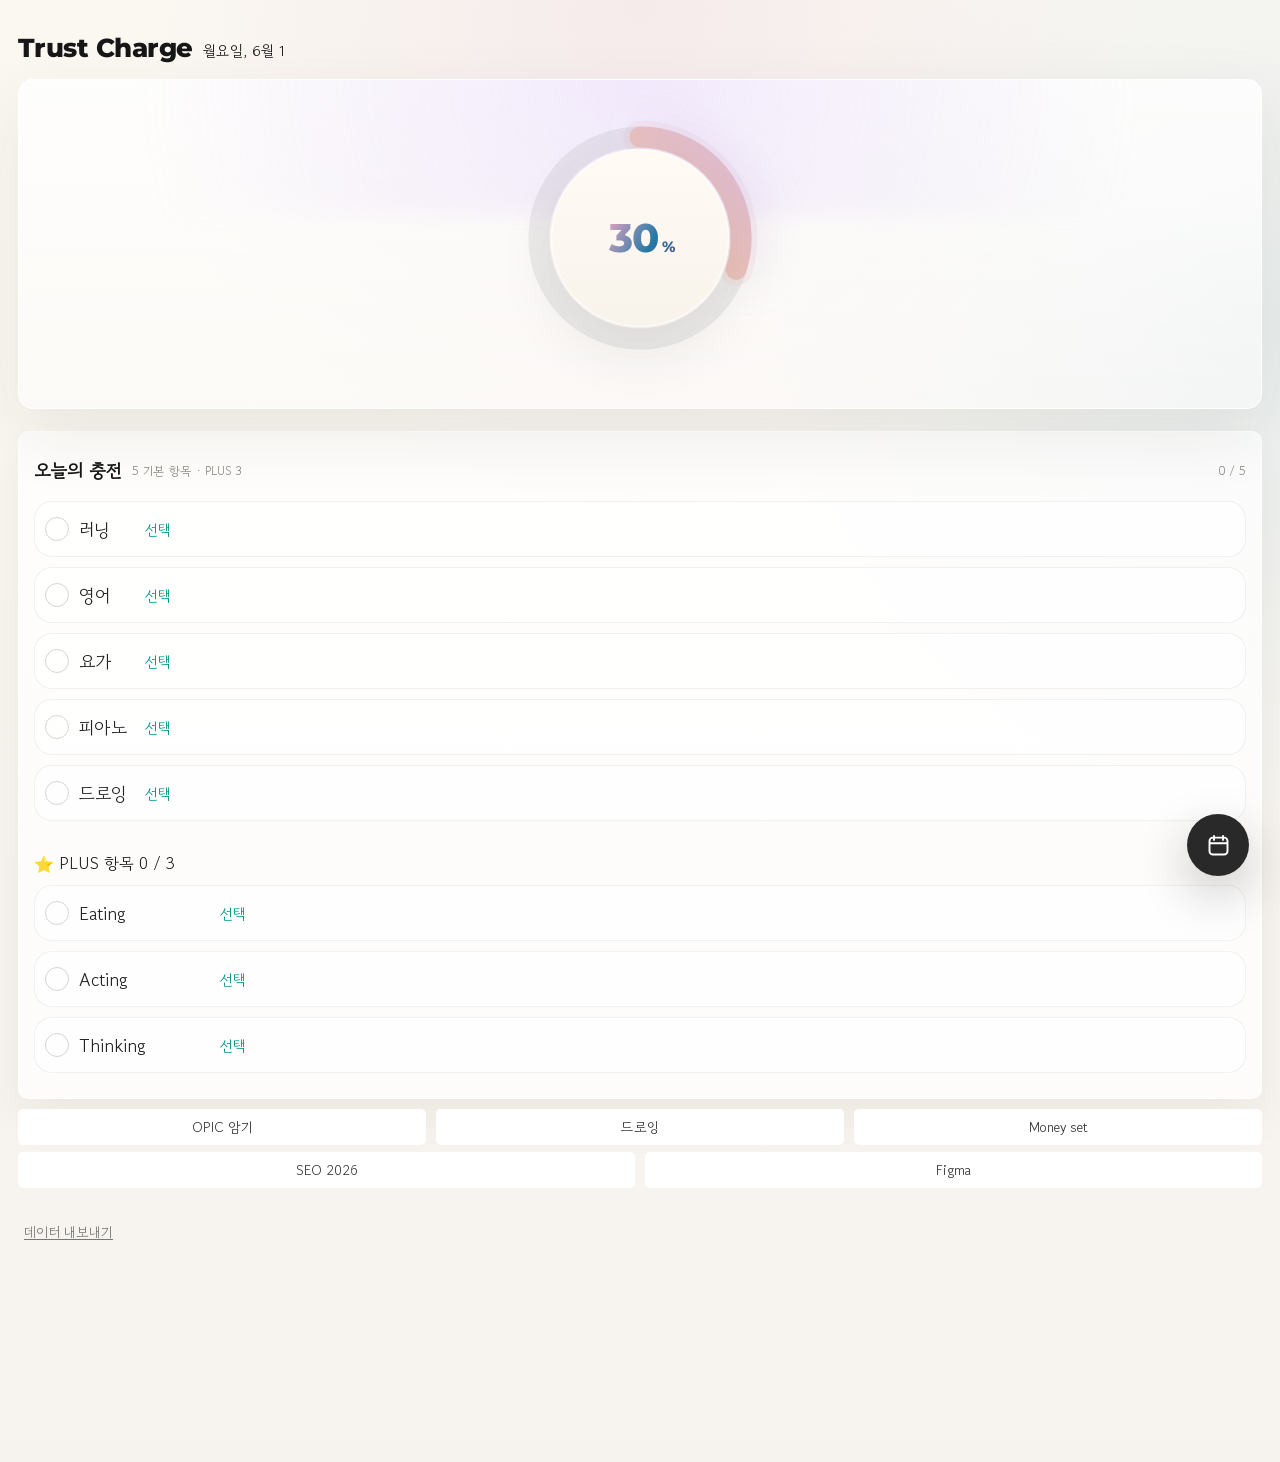
<file: index.html>
<!DOCTYPE html>
<html lang="kr">

<head>
  <meta charset="UTF-8" />
  <meta name="viewport" content="width=device-width, initial-scale=1.0, viewport-fit=cover" />
  <link href="https://fonts.googleapis.com/css2?family=Montserrat:ital,wght@0,100..900;1,100..900&display=swap"
    rel="stylesheet">
  <link href="https://fonts.googleapis.com/css2?family=Gowun+Dodum&display=swap" rel="stylesheet">

  <link rel="stylesheet" href="style.css">
  <title>Trust Charge</title>
</head>

<body>
  <main class="app">
    <section id="homeScreen" class="screen is-active">
      <header class="topbar">
        <div class="brand">
          <div class="brand-title">Trust Charge</div>
        </div>
        <div class="date-chip" id="todayChip">May 27</div>
      </header>

      <section class="hero">
        <div class="percent-wrap">
          <svg class="progress-svg" viewBox="0 0 260 260" aria-hidden="true">
            <defs>
              <linearGradient id="movingGradient" x1="0%" y1="0%" x2="100%" y2="100%">
                <stop offset="0%" stop-color="#f2aac8">
                  <animate attributeName="stop-color" values="#f2aac8;#a8d8ef;#c9b7ff;#f2d29b;#f2aac8" dur="6s"
                    repeatCount="indefinite" />
                </stop>
                <stop offset="45%" stop-color="#a8d8ef">
                  <animate attributeName="stop-color" values="#a8d8ef;#c9b7ff;#f2d29b;#f2aac8;#a8d8ef" dur="6s"
                    repeatCount="indefinite" />
                </stop>
                <stop offset="100%" stop-color="#c9b7ff">
                  <animate attributeName="stop-color" values="#c9b7ff;#f2d29b;#f2aac8;#a8d8ef;#c9b7ff" dur="6s"
                    repeatCount="indefinite" />
                </stop>
              </linearGradient>
            </defs>
            <circle class="progress-bg" cx="130" cy="130" r="106" />
            <circle class="progress-glow" id="progressGlow" cx="130" cy="130" r="106" />
            <circle class="progress-main" id="progressMain" cx="130" cy="130" r="106" />
          </svg>
          <div class="percent-center">
            <div class="percent-number"><span id="percentText">20</span><span>%</span></div>
          </div>
        </div>
      </section>

      <section class="today-card">
        <div class="section-head">
          <div class="section-title-wrap">
            <h2 class="section-title">오늘의 충전</h2>
            <div class="section-sub" id="todaySub">5 항목들</div>
          </div>
          <div class="section-sub" id="todayCount">0 / 5</div>
        </div>
        <div class="task-list" id="todayTaskList"></div>
      </section>

     <section class="export-link" >
        <div class="export-link-btn">
          <a href="https://eng-opic.vercel.app/" target="_blank"><p>OPIC 암기</p></a>
          <a href="https://followildstar.github.io/follow/" target="_blank"><p>드로잉</p></a>
          <a href="https://followildstar.github.io/trust-charge/money/" target="_blank"><p>Money set</p></a>
        </div>
        <div class="export-link-btn">
          <a href="https://followildstar.github.io/seo2026/index.html" target="_blank"><p>SEO 2026</p></a>
          <a href="https://followildstar.github.io/trust-charge/draw/index2.html" target="_blank"><p>Figma</p></a>
        </div>
      </section>

      <!-- 내보내기 버튼 -->
       <section class="export-card">
        <button class="export-btn" id="exportData">
          데이터 내보내기
        </button>
      </section>



    </section>

    <section id="calendarScreen" class="screen">
      <header class="calendar-header">
        <div class="calendar-title">
          <h1>Calendar</h1>
          <p id="periodRange">Period : 2026.05.27 — 2026.08.18</p>
        </div>
      </header>

      <nav class="month-tabs" id="monthTabs" aria-label="Select month"></nav>
      <div id="calendarWrap"></div>
      <section class="detail-panel">
        <div class="detail-date">
          <strong id="selectedDateTitle">Select date</strong>
          <span id="selectedDateMeta">Editable</span>
        </div>
        <div id="selectedTaskList" class="task-list">
          <div class="empty-note">Select an active date to edit its checklist.</div>
        </div>
      </section>
      <button class="back-btn" id="closeCalendar" aria-label="홈으로 돌아가기">확인</button>
    </section>

    <button class="fab" id="openCalendar">
      <svg viewBox="0 0 24 24" fill="none" aria-hidden="true">
        <rect x="4" y="5" width="16" height="15" rx="3" stroke="currentColor" stroke-width="1.7" />
        <path d="M8 3.5V7M16 3.5V7M4.5 10H19.5" stroke="currentColor" stroke-width="1.7" stroke-linecap="round" />
      </svg>
    </button>
  </main>

  <script>
    const START_DATE = '2026-06-01';
    const END_DATE = '2026-08-17';
    const BASE_PERCENT = 30;
    const CIRCLE_LENGTH = 666;

    // PLUS 1개 체크 시 추가되는 퍼센트
    const BONUS_POINT = 0.3;

    const EN_MONTH_NAMES = ['1월', '2월', '3월', '4월', '5월', '6월', '7월', '8월', '9월', '10월', '11월', '12월'];
    const EN_WEEKDAY_NAMES = ['일요일', '월요일', '화요일', '수요일', '목요일', '금요일', '토요일'];

    const months = [
      { year: 2026, month: 5, name: 'June', fullName: 'June 2026' },
      { year: 2026, month: 6, name: 'July', fullName: 'July 2026' },
      { year: 2026, month: 7, name: 'August', fullName: 'August 2026' }
    ];

    const taskTemplates = {
      week: [
        {
          label: '러닝',
          options: ['러닝 10분', '공원산책30분', '회복 / 찜질']
        },
        {
          label: '영어',
          options: ['스크립트','암기','듣기','쉐도잉','말하기']
        },
        {
          label: '요가',
          options: ['요가 수업', '홈 요가30분','홈 요가10분']
        },
        {
          label: '피아노',
          options: ['하농 10분+', '연주곡 30분+', '레슨곡 30분+']
        },
        {
          label: '드로잉',
          options: ['모작-죠맹', '자화상', '사진', '소묘','창작']
        }
      ]
    };

    const bonusTemplates = {
      week: [
        {
          label: 'Eating',
          options: ['1.하루 1000Kcal','2.1식 Pass','3.1일 1식' ]
        },
        {
          label: 'Acting',
          options: ['수영장', '피아노 연습실', '토요일 요가수업', '야외러닝' ]
        },
        {
          label: 'Thinking',
          options: ['디자인 작업', '코딩 작업', '영어 스크립트 녹음', '글쓰기' ]
        }
      ]
    };
    const state = {
      selectedMonthIndex: getInitialMonthIndex(),
      selectedDate: getTodayKey(),
      records: loadRecords()
    };

    const homeScreen = document.getElementById('homeScreen');
    const calendarScreen = document.getElementById('calendarScreen');
    const progressMain = document.getElementById('progressMain');
    const progressGlow = document.getElementById('progressGlow');
    const percentText = document.getElementById('percentText');
    const todayChip = document.getElementById('todayChip');
    const todaySub = document.getElementById('todaySub');
    const todayCount = document.getElementById('todayCount');
    const todayTaskList = document.getElementById('todayTaskList');
    const monthTabs = document.getElementById('monthTabs');
    const calendarWrap = document.getElementById('calendarWrap');
    const selectedDateTitle = document.getElementById('selectedDateTitle');
    const selectedDateMeta = document.getElementById('selectedDateMeta');
    const selectedTaskList = document.getElementById('selectedTaskList');

    document.getElementById('openCalendar').addEventListener('click', () => {
      homeScreen.classList.remove('is-active');
      calendarScreen.classList.add('is-active');
      document.querySelector('.fab').style.display = 'none';
      renderMonthTabs();
      renderCalendar();
      renderSelectedDate();
    });

    document.getElementById('closeCalendar').addEventListener('click', () => {
      calendarScreen.classList.remove('is-active');
      homeScreen.classList.add('is-active');
      document.querySelector('.fab').style.display = 'flex';
      renderHome();
    });

    function getMetaKey(key) {
      return `${key}_meta`;
    }

    function getBonusMetaKey(key) {
      return `${key}_bonus_meta`;
    }

    function ensureMetaRecord(key) {
      const metaKey = getMetaKey(key);

      if (!state.records[metaKey]) {
        state.records[metaKey] = {};
      }

      return state.records[metaKey];
    }

    function ensureBonusMetaRecord(key) {
      const metaKey = getBonusMetaKey(key);

      if (!state.records[metaKey]) {
        state.records[metaKey] = {};
      }

      return state.records[metaKey];
    }
    function loadRecords() {
      try {
        return JSON.parse(localStorage.getItem('trustChargeRecords')) || {};
      } catch (error) {
        return {};
      }
    }

    function saveRecords() {
      localStorage.setItem('trustChargeRecords', JSON.stringify(state.records));
    }

   function exportCSV() {
  const rows = [
    ['날짜', '유형', '항목', '완료여부', '선택항목']
  ];

  Object.keys(state.records).forEach(key => {
    if (!isWithinRange(key)) return;
    if (key.includes('_')) return;
    if (!Array.isArray(state.records[key])) return;

    const tasks = getTasksForDate(key);
    const checks = state.records[key];
    const meta = state.records[getMetaKey(key)] || {};

    tasks.forEach((task, index) => {
      rows.push([
        key,
        '기본',
        task.label,
        checks[index] ? '완료' : '미완료',
        meta[index] || ''
      ]);
    });

    const bonusTasks = getBonusForDate(key);
    const bonusChecks = state.records[`${key}_bonus`] || [];
    const bonusMeta = state.records[getBonusMetaKey(key)] || {};

    bonusTasks.forEach((task, index) => {
      rows.push([
        key,
        '보너스',
        task.label,
        bonusChecks[index] ? '완료' : '미완료',
        bonusMeta[index] || ''
      ]);
    });
  });

  const csvContent = rows
    .map(row =>
      row
        .map(value => `"${String(value).replace(/"/g, '""')}"`)
        .join(',')
    )
    .join('\n');

  const blob = new Blob(
    ['\uFEFF' + csvContent],
    { type: 'text/csv;charset=utf-8;' }
  );

  const url = URL.createObjectURL(blob);

  const a = document.createElement('a');
  a.href = url;
  a.download = 'trust-charge-records.csv';
  a.click();

  URL.revokeObjectURL(url);
}

    function toDate(dateString) {
      return new Date(dateString + 'T00:00:00');
    }

    function toKey(date) {
      const y = date.getFullYear();
      const m = String(date.getMonth() + 1).padStart(2, '0');
      const d = String(date.getDate()).padStart(2, '0');
      return `${y}-${m}-${d}`;
    }

    function formatEnglishDate(key) {
      const date = toDate(key);
      const monthName = EN_MONTH_NAMES[date.getMonth()];
      return `${monthName} ${date.getDate()}`;
    }

    function formatEnglishDateWithWeekday(key) {
      const date = toDate(key);
      const weekday = EN_WEEKDAY_NAMES[date.getDay()];
      const monthName = EN_MONTH_NAMES[date.getMonth()];
      return `${weekday}, ${monthName} ${date.getDate()}`;
    }

    function formatEnglishFullDate(key) {
      const date = toDate(key);
      const monthName = EN_MONTH_NAMES[date.getMonth()];
      return `${monthName} ${date.getDate()}, ${date.getFullYear()}`;
    }

    function isWithinRange(key) {
      return key >= START_DATE && key <= END_DATE;
    }

    function getTodayKey() {
      const realToday = toKey(new Date());
      if (isWithinRange(realToday)) return realToday;
      return START_DATE;
    }

    function getInitialMonthIndex() {
      const today = toDate(getTodayKey());
      const foundIndex = months.findIndex(item => item.year === today.getFullYear() && item.month === today.getMonth());
      return foundIndex >= 0 ? foundIndex : 0;
    }

    function isPastMonth(monthItem) {
      const today = toDate(getTodayKey());
      const monthEnd = new Date(monthItem.year, monthItem.month + 1, 0);
      return monthEnd < today;
    }

    function getDayType(key) {
      const day = toDate(key).getDay();
      if (day === 6) return 'saturday';
      if (day === 5) return 'friday';
      if (day === 0) return 'sunday';
      return 'weekday';
    }

    function getTasksForDate(key) {
      return taskTemplates.week;
    }

    function getBonusForDate(key) {
      return bonusTemplates.week;
    }

    function ensureRecord(key) {
      const tasks = getTasksForDate(key);
      if (!state.records[key]) {
        state.records[key] = tasks.map(() => false);
      }
      if (state.records[key].length !== tasks.length) {
        state.records[key] = tasks.map((_, index) => Boolean(state.records[key][index]));
      }
      return state.records[key];
    }

    function ensureBonusRecord(key) {
      const bonusTasks = getBonusForDate(key);
      const bonusKey = `${key}_bonus`;

      if (!state.records[bonusKey]) {
        state.records[bonusKey] = bonusTasks.map(() => false);
      }

      if (state.records[bonusKey].length !== bonusTasks.length) {
        state.records[bonusKey] = bonusTasks.map((_, index) => Boolean(state.records[bonusKey][index]));
      }

      return state.records[bonusKey];
    }

    function getTotalTaskCount() {
      let total = 0;
      const cursor = toDate(START_DATE);
      const end = toDate(END_DATE);
      while (cursor <= end) {
        total += getTasksForDate(toKey(cursor)).length;
        cursor.setDate(cursor.getDate() + 1);
      }
      return total;
    }

    function getDoneTaskCount() {
      let done = 0;

      Object.keys(state.records).forEach(key => {
        if (!isWithinRange(key)) return;
        if (key.includes('_')) return;
        if (!Array.isArray(state.records[key])) return;

        done += state.records[key].filter(Boolean).length;
      });

      return done;
    }

    function getDoneBonusCount() {
      let done = 0;

      Object.keys(state.records).forEach(key => {
        if (!key.endsWith('_bonus')) return;
        if (!Array.isArray(state.records[key])) return;

        done += state.records[key].filter(Boolean).length;
      });

      return done;
    }
    function calculatePercent() {
      const total = getTotalTaskCount();
      const done = getDoneTaskCount();
      const bonusDone = getDoneBonusCount();

      const progressPercent = (done / total) * (100 - BASE_PERCENT);
      const bonusPercent = bonusDone * BONUS_POINT;

      return Math.min(100, Math.round((BASE_PERCENT + progressPercent + bonusPercent) * 10) / 10);
    }

    function animatePercent(nextPercent) {
      const current = Number(percentText.dataset.value || BASE_PERCENT);
      const startTime = performance.now();
      const duration = 560;

      function frame(now) {
        const progress = Math.min(1, (now - startTime) / duration);
        const eased = 1 - Math.pow(1 - progress, 3);
        const value = current + (nextPercent - current) * eased;
        const display = Number.isInteger(value) ? value.toFixed(0) : value.toFixed(2);
        const dashOffset = CIRCLE_LENGTH - (CIRCLE_LENGTH * value / 100);

        percentText.textContent = display.replace('.0', '');
        progressMain.style.strokeDashoffset = dashOffset;
        progressGlow.style.strokeDashoffset = dashOffset;

        if (progress < 1) requestAnimationFrame(frame);
        else percentText.dataset.value = nextPercent;
      }

      requestAnimationFrame(frame);
    }

    function renderHome() {
      const todayKey = getTodayKey();
      const tasks = getTasksForDate(todayKey);
      const record = ensureRecord(todayKey);
      const done = record.filter(Boolean).length;

      const bonusTasks = getBonusForDate(todayKey);
      const bonusRecord = ensureBonusRecord(todayKey);
      const bonusDone = bonusRecord.filter(Boolean).length;

      todayChip.textContent = formatEnglishDateWithWeekday(todayKey);
      todaySub.textContent = `${tasks.length} 기본 항목 · PLUS ${bonusTasks.length}`;
      todayCount.textContent = `${done} / ${tasks.length}`;
      todayTaskList.innerHTML = '';

      tasks.forEach((task, index) => {
        const button = document.createElement('button');
        button.className = `task ${record[index] ? 'is-checked' : ''}`;

        button.innerHTML = `
    <span class="check"></span>
    <span class="task-content">
      <span class="task-text">${task.label}</span>
      ${task.options
            ? `<select class="task-select">
              <option value="">선택</option>
              ${task.options
              .map(option => `<option value="${option}">${option}</option>`)
              .join('')}
            </select>`
            : ''
          }
    </span>
  `;

        button.addEventListener('click', () => {
          record[index] = !record[index];
          state.records[todayKey] = record;
          saveRecords();
          renderHome();
          animatePercent(calculatePercent());
        });
        const metaRecord = ensureMetaRecord(todayKey);
        const bonusMetaRecord = ensureBonusMetaRecord(todayKey);
        const select = button.querySelector('.task-select');

        if (select) {
          select.value = metaRecord[index] || '';

          ['click', 'mousedown', 'touchstart'].forEach(eventName => {
            select.addEventListener(eventName, event => {
              event.stopPropagation();
            });
          });

          select.addEventListener('change', event => {
            metaRecord[index] = event.target.value;
            state.records[getMetaKey(todayKey)] = metaRecord;
            saveRecords();
          });
        }

        todayTaskList.appendChild(button);






      });

      if (bonusTasks.length > 0) {
        const bonusTitle = document.createElement('div');
        bonusTitle.className = 'bonus-title';
        bonusTitle.textContent = `⭐ PLUS 항목 ${bonusDone} / ${bonusTasks.length}`;
        todayTaskList.appendChild(bonusTitle);
      }

      bonusTasks.forEach((task, index) => {
        const button = document.createElement('button');

        button.className =
          `task bonus-task ${bonusRecord[index] ? 'is-checked' : ''}`;

        button.innerHTML = `
    <span class="check"></span>

    <span class="task-content">
      <span class="task-text">${task.label}
      </span>

      ${task.options
            ? `<select class="task-select">
              <option value="">선택</option>
              ${task.options
              .map(option =>
                `<option value="${option}">
                    ${option}
                  </option>`
              )
              .join('')}
            </select>`
            : ''
          }
    </span>
  `;

        button.addEventListener('click', () => {
          bonusRecord[index] = !bonusRecord[index];

          state.records[`${todayKey}_bonus`] =
            bonusRecord;

          saveRecords();
          renderHome();
          animatePercent(calculatePercent());
        });

        const bonusMetaRecord = ensureBonusMetaRecord(todayKey);
        const select = button.querySelector('.task-select');

        if (select) {
          select.value = bonusMetaRecord[index] || '';

          ['click', 'mousedown', 'touchstart'].forEach(eventName => {
            select.addEventListener(eventName, event => {
              event.stopPropagation();
            });
          });

          select.addEventListener('change', event => {
            bonusMetaRecord[index] = event.target.value;
            state.records[getBonusMetaKey(todayKey)] = bonusMetaRecord;
            saveRecords();
          });
        }
        todayTaskList.appendChild(button);
      });

      animatePercent(calculatePercent());
    }

    function renderMonthTabs() {
      monthTabs.innerHTML = '';

      months.forEach((monthItem, index) => {
        const button = document.createElement('button');
        button.className = 'month-tab';
        if (index === state.selectedMonthIndex) button.classList.add('is-active');
        if (isPastMonth(monthItem)) button.classList.add('is-past');
        button.textContent = monthItem.name;
        button.addEventListener('click', () => {
          state.selectedMonthIndex = index;
          const firstActiveDate = getFirstActiveDateInMonth(monthItem);
          if (firstActiveDate) state.selectedDate = firstActiveDate;
          renderMonthTabs();
          renderCalendar();
          renderSelectedDate();
        });
        monthTabs.appendChild(button);
      });
    }

    function getFirstActiveDateInMonth(monthItem) {
      const first = new Date(monthItem.year, monthItem.month, 1);
      const last = new Date(monthItem.year, monthItem.month + 1, 0);
      const cursor = new Date(first);
      while (cursor <= last) {
        const key = toKey(cursor);
        if (isWithinRange(key)) return key;
        cursor.setDate(cursor.getDate() + 1);
      }
      return null;
    }

    function renderCalendar() {
      calendarWrap.innerHTML = '';
      const monthItem = months[state.selectedMonthIndex];

      const card = document.createElement('section');
      card.className = 'month-card';
      card.innerHTML = `
        <div class="weekdays">
          <span>Sun</span><span>Mon</span><span>Tue</span><span>Wed</span><span>Thu</span><span>Fri</span><span>Sat</span>
        </div>
        <div class="days"></div>
      `;

      const daysWrap = card.querySelector('.days');
      const first = new Date(monthItem.year, monthItem.month, 1);
      const last = new Date(monthItem.year, monthItem.month + 1, 0);
      const firstDay = first.getDay();

      for (let i = 0; i < firstDay; i++) {
        const empty = document.createElement('div');
        empty.className = 'day';
        daysWrap.appendChild(empty);
      }

      for (let d = 1; d <= last.getDate(); d++) {
        const date = new Date(monthItem.year, monthItem.month, d);
        const key = toKey(date);
        const dayButton = document.createElement('button');
        const active = isWithinRange(key);
        const record = state.records[key];
        const taskCount = getTasksForDate(key).length;
        const doneCount = record ? record.filter(Boolean).length : 0;

        dayButton.className = 'day';

        const wk = date.getDay();
        if (wk === 0) dayButton.classList.add('is-sunday');
        if (wk === 6) dayButton.classList.add('is-saturday');

        if (active) dayButton.classList.add('is-active-range');
        if (key === getTodayKey()) dayButton.classList.add('is-today');
        if (key === state.selectedDate) dayButton.classList.add('is-selected');
        if (active && doneCount > 0 && doneCount < taskCount) dayButton.classList.add('has-partial');
        if (active && doneCount === taskCount) dayButton.classList.add('has-complete');
        const bonusRecord = state.records[`${key}_bonus`];

          if (
            active &&
            Array.isArray(bonusRecord) &&
            bonusRecord[0] === true
          ) {
            dayButton.classList.add('has-special-bonus');
          }

        dayButton.textContent = d;
        dayButton.disabled = !active;
        dayButton.addEventListener('click', () => {
          state.selectedDate = key;
          renderCalendar();
          renderSelectedDate();
        });
        daysWrap.appendChild(dayButton);
      }

      calendarWrap.appendChild(card);
    }

    function renderSelectedDate() {
      const key = state.selectedDate;
      if (!isWithinRange(key)) return;

      const tasks = getTasksForDate(key);
      const record = ensureRecord(key);
      const done = record.filter(Boolean).length;

      const bonusTasks = getBonusForDate(key);
      const bonusRecord = ensureBonusRecord(key);
      const bonusDone = bonusRecord.filter(Boolean).length;

      selectedDateTitle.textContent = formatEnglishDateWithWeekday(key);
      selectedDateMeta.textContent = `${done} / ${tasks.length} · PLUS ${bonusDone} / ${bonusTasks.length}`;
      selectedTaskList.innerHTML = '';


      const metaRecord = ensureMetaRecord(key);


      tasks.forEach((task, index) => {
        const row = document.createElement('div');
        row.className = 'mini-task';
        const inputId = `task-${key}-${index}`;

        row.innerHTML = `
    <input id="${inputId}" type="checkbox" ${record[index] ? 'checked' : ''} />
    <label for="${inputId}">${task.label}</label>

    ${task.options
            ? `<select class="task-select">
            <option value="">선택</option>
            ${task.options
              .map(option => `<option value="${option}">${option}</option>`)
              .join('')}
          </select>`
            : ''
          }
  `;

        const input = row.querySelector('input');
        input.addEventListener('change', () => {
          record[index] = input.checked;
          state.records[key] = record;
          saveRecords();
          renderSelectedDate();
          renderCalendar();
          renderMonthTabs();
          animatePercent(calculatePercent());
        });

        const select = row.querySelector('.task-select');

        if (select) {
          select.value = metaRecord[index] || '';

          ['click', 'mousedown', 'touchstart'].forEach(eventName => {
            select.addEventListener(eventName, event => {
              event.stopPropagation();
            });
          });

          select.addEventListener('change', event => {
            metaRecord[index] = event.target.value;
            state.records[getMetaKey(key)] = metaRecord;
            saveRecords();
          });
        }

        selectedTaskList.appendChild(row);
      });




      if (bonusTasks.length > 0) {
        const bonusTitle = document.createElement('div');
        bonusTitle.className = 'bonus-title';
        bonusTitle.textContent = '⭐ PLUS';
        selectedTaskList.appendChild(bonusTitle);
      }
      const bonusMetaRecord = ensureBonusMetaRecord(key);
      bonusTasks.forEach((task, index) => {
        const row = document.createElement('div');
        row.className = 'mini-task bonus-mini-task';
        const inputId = `bonus-${key}-${index}`;

        row.innerHTML = `
    <input id="${inputId}" type="checkbox" ${bonusRecord[index] ? 'checked' : ''} />

    <label for="${inputId}">${task.label}</label>

    ${task.options
            ? `<select class="task-select">
            <option value="">선택</option>
            ${task.options
              .map(option => `<option value="${option}">${option}</option>`)
              .join('')}
          </select>`
            : ''
          }
  `;

        const input = row.querySelector('input');
        input.addEventListener('change', () => {
          bonusRecord[index] = input.checked;
          state.records[`${key}_bonus`] = bonusRecord;
          saveRecords();
          renderSelectedDate();
          renderCalendar();
          renderMonthTabs();
          animatePercent(calculatePercent());
        });

        const select = row.querySelector('.task-select');

        if (select) {
          select.value = bonusMetaRecord[index] || '';

          ['click', 'mousedown', 'touchstart'].forEach(eventName => {
            select.addEventListener(eventName, event => {
              event.stopPropagation();
            });
          });

          select.addEventListener('change', event => {
            bonusMetaRecord[index] = event.target.value;
            state.records[getBonusMetaKey(key)] = bonusMetaRecord;
            saveRecords();
          });
        }

        selectedTaskList.appendChild(row);
      });



    }

    renderHome();

    const exportDataBtn = document.getElementById('exportData');

    if (exportDataBtn) {
      exportDataBtn.addEventListener('click', exportCSV);
    }

    const periodEl = document.getElementById('periodRange');
    if (periodEl) {
      periodEl.textContent = `Period: ${formatEnglishFullDate(START_DATE)} — ${formatEnglishFullDate(END_DATE)}`;
    }
  </script>
</body>

</html>
</file>
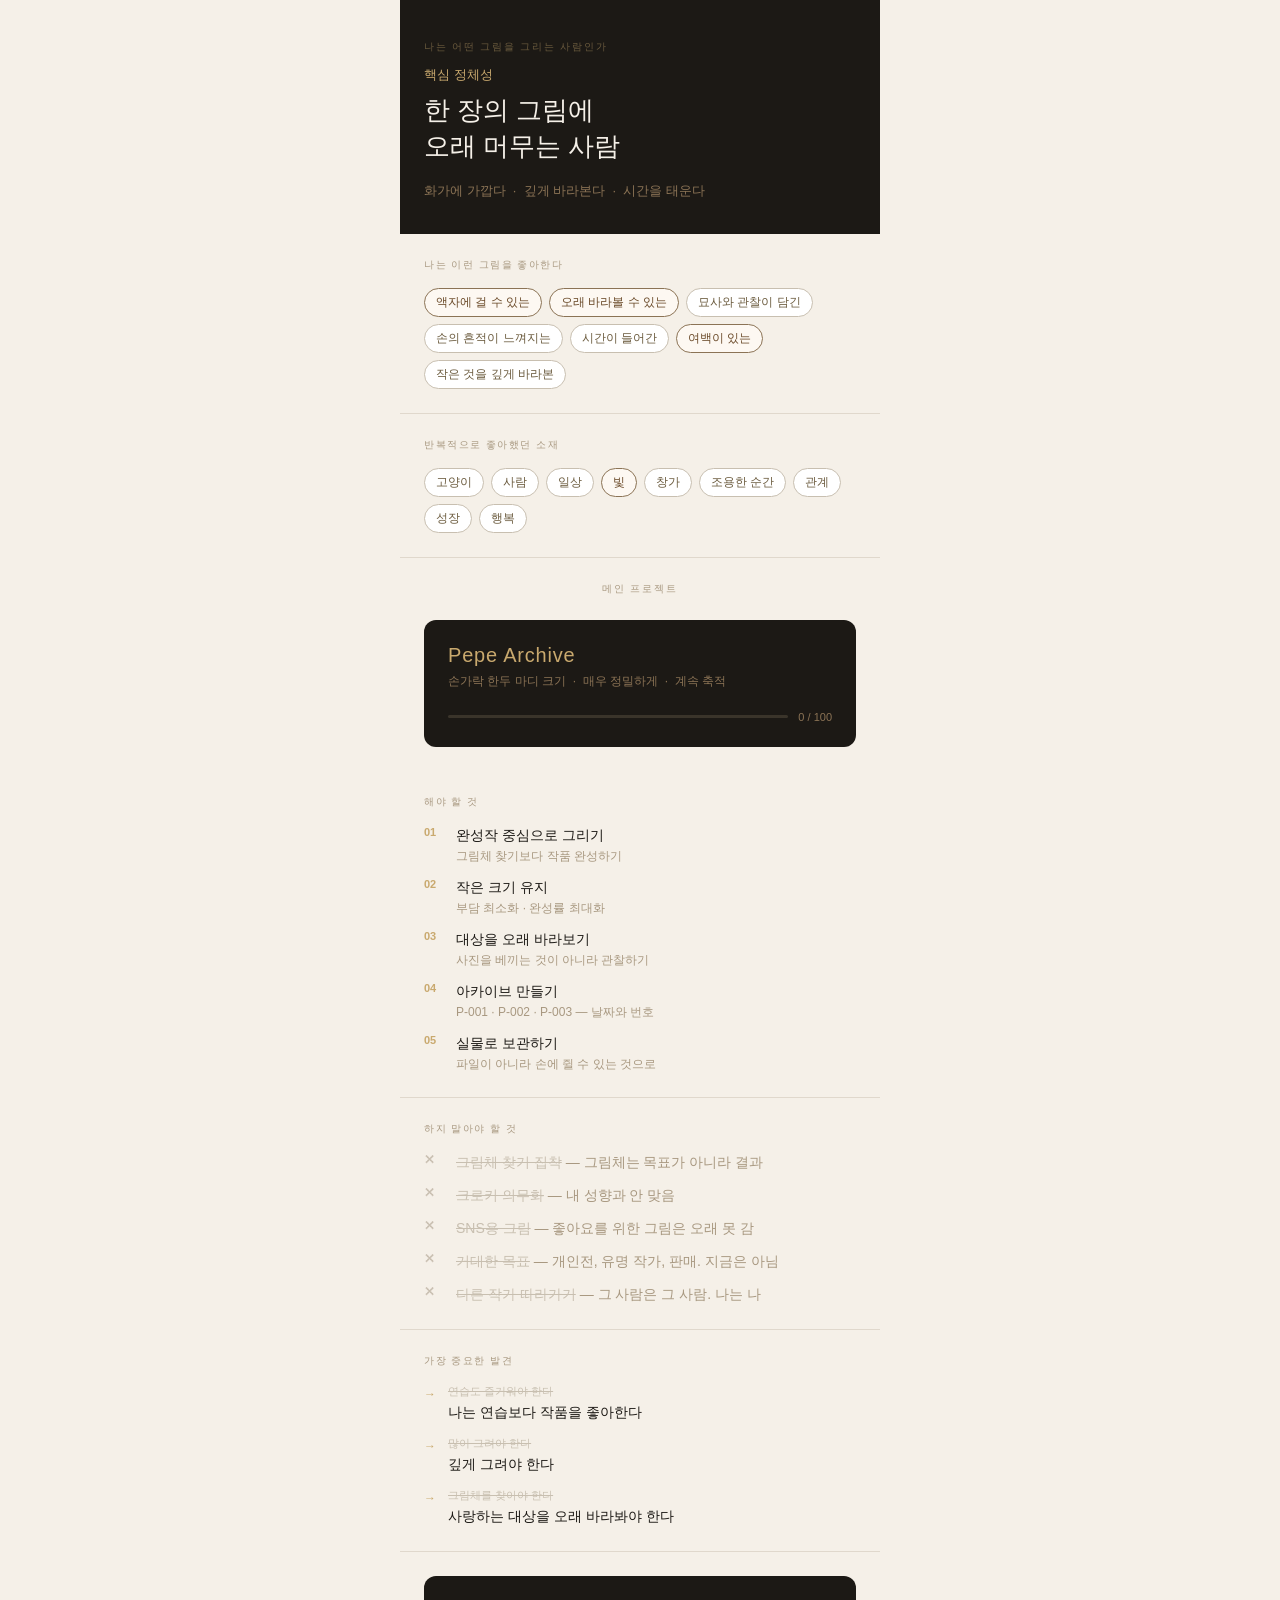
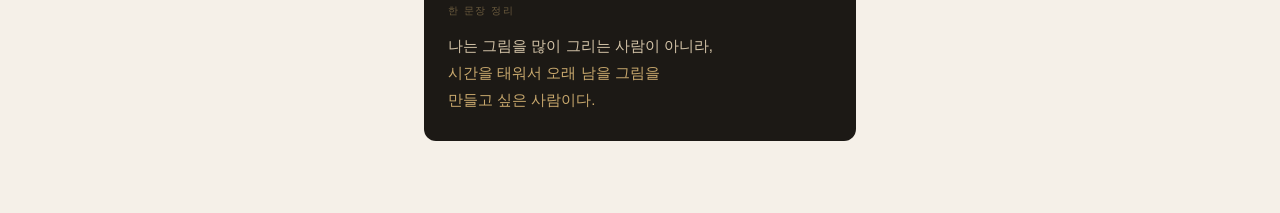
<file: draw/index.html>
<!DOCTYPE html>
<html lang="ko">
<head>
<meta charset="UTF-8">
<meta name="viewport" content="width=device-width, initial-scale=1.0">
<title>Pepe Archive — 나는 어떤 그림을 그리는 사람인가</title>
<style>
  * { margin: 0; padding: 0; box-sizing: border-box; }
  html { background: #F5F0E8; }
  body { font-family: -apple-system, BlinkMacSystemFont, 'Helvetica Neue', Arial, sans-serif; color: #1C1915; max-width: 480px; margin: 0 auto; background: #F5F0E8; min-height: 100vh; }

  .hero { background: #1C1915; color: #F5F0E8; padding: 2.5rem 1.5rem 2rem; }
  .hero-label { font-size: 10px; letter-spacing: 0.18em; text-transform: uppercase; color: #6B5B3E; margin-bottom: 0.75rem; }
  .hero-title { font-size: 13px; color: #C9A96E; font-weight: 500; margin-bottom: 0.5rem; }
  .hero-statement { font-size: 26px; font-weight: 500; line-height: 1.4; color: #F5F0E8; }
  .hero-sub { font-size: 13px; color: #8B7355; margin-top: 1rem; line-height: 1.6; }

  .section { padding: 1.5rem; border-bottom: 0.5px solid #E0D8CC; background: #F5F0E8; }
  .section-label { font-size: 10px; letter-spacing: 0.15em; text-transform: uppercase; color: #A89880; margin-bottom: 1rem; }

  .tags { display: flex; flex-wrap: wrap; gap: 7px; }
  .tag { font-size: 12px; padding: 5px 11px; border-radius: 20px; border: 0.5px solid #C8BFB0; color: #6B5B3E; background: #FFFFFF; }
  .tag.warm { border-color: #8B7355; color: #6B4B2A; background: #FDF8F2; }

  .project-hero { background: #1C1915; border-radius: 12px; padding: 1.5rem; margin: 1.5rem 1.5rem 0; }
  .project-name { font-size: 20px; font-weight: 500; color: #C9A96E; letter-spacing: 0.04em; }
  .project-sub { font-size: 12px; color: #8B7355; margin-top: 5px; line-height: 1.6; }
  .progress-row { display: flex; align-items: center; gap: 10px; margin-top: 1.25rem; }
  .progress-bar-bg { flex: 1; height: 3px; background: #3A342A; border-radius: 2px; }
  .progress-bar-fill { height: 3px; background: #C9A96E; border-radius: 2px; }
  .progress-label { font-size: 11px; color: #8B7355; white-space: nowrap; }
  .project-spacer { height: 1.5rem; background: #F5F0E8; }

  .do-list, .dont-list { display: flex; flex-direction: column; gap: 12px; }
  .do-item { display: flex; gap: 12px; align-items: flex-start; }
  .do-num { font-size: 11px; color: #C9A96E; font-weight: 600; min-width: 20px; flex-shrink: 0; padding-top: 1px; }
  .do-text { font-size: 14px; color: #1C1915; line-height: 1.5; font-weight: 500; }
  .do-sub { font-size: 12px; color: #A89880; margin-top: 2px; }
  .dont-item { display: flex; gap: 12px; align-items: flex-start; }
  .dont-mark { font-size: 12px; color: #C8BFB0; min-width: 20px; flex-shrink: 0; padding-top: 1px; }
  .dont-text { font-size: 14px; color: #A89880; line-height: 1.5; }
  .cross { text-decoration: line-through; color: #C8BFB0; }

  .beliefs { display: flex; flex-direction: column; gap: 14px; }
  .belief { display: flex; gap: 12px; align-items: flex-start; }
  .belief-arrow { font-size: 12px; color: #C9A96E; padding-top: 3px; flex-shrink: 0; }
  .belief-line { flex: 1; }
  .belief-before { font-size: 11px; color: #C8BFB0; text-decoration: line-through; margin-bottom: 3px; }
  .belief-after { font-size: 14px; color: #1C1915; font-weight: 500; line-height: 1.45; }

  .divider-label { text-align: center; font-size: 10px; letter-spacing: 0.2em; text-transform: uppercase; color: #A89880; padding: 1.5rem 0 0; background: #F5F0E8; }

  .final-wrap { padding: 1.5rem; background: #F5F0E8; }
  .final { background: #1C1915; border-radius: 12px; padding: 1.75rem 1.5rem; }
  .final-small { font-size: 10px; letter-spacing: 0.15em; text-transform: uppercase; color: #6B5B3E; margin-bottom: 0.9rem; }
  .final-quote { font-size: 15px; color: #D4C4A8; line-height: 1.8; font-weight: 400; }
  .final-highlight { color: #C9A96E; font-weight: 500; }

  .bottom-space { height: 3rem; background: #F5F0E8; }
</style>
</head>
<body>

<div class="hero">
  <div class="hero-label">나는 어떤 그림을 그리는 사람인가</div>
  <div class="hero-title">핵심 정체성</div>
  <div class="hero-statement">한 장의 그림에<br>오래 머무는 사람</div>
  <div class="hero-sub">화가에 가깝다 &nbsp;·&nbsp; 깊게 바라본다 &nbsp;·&nbsp; 시간을 태운다</div>
</div>

<div class="section">
  <div class="section-label">나는 이런 그림을 좋아한다</div>
  <div class="tags">
    <span class="tag warm">액자에 걸 수 있는</span>
    <span class="tag warm">오래 바라볼 수 있는</span>
    <span class="tag">묘사와 관찰이 담긴</span>
    <span class="tag">손의 흔적이 느껴지는</span>
    <span class="tag">시간이 들어간</span>
    <span class="tag warm">여백이 있는</span>
    <span class="tag">작은 것을 깊게 바라본</span>
  </div>
</div>

<div class="section">
  <div class="section-label">반복적으로 좋아했던 소재</div>
  <div class="tags">
    <span class="tag">고양이</span>
    <span class="tag">사람</span>
    <span class="tag">일상</span>
    <span class="tag warm">빛</span>
    <span class="tag">창가</span>
    <span class="tag">조용한 순간</span>
    <span class="tag">관계</span>
    <span class="tag">성장</span>
    <span class="tag">행복</span>
  </div>
</div>

<div class="divider-label">메인 프로젝트</div>

<div class="project-hero">
  <div class="project-name">Pepe Archive</div>
  <div class="project-sub">손가락 한두 마디 크기 &nbsp;·&nbsp; 매우 정밀하게 &nbsp;·&nbsp; 계속 축적</div>
  <div class="progress-row">
    <div class="progress-bar-bg">
      <div class="progress-bar-fill" id="pbar" style="width: 0%"></div>
    </div>
    <div class="progress-label" id="plabel">0 / 100</div>
  </div>
</div>
<div class="project-spacer"></div>

<div class="section">
  <div class="section-label">해야 할 것</div>
  <div class="do-list">
    <div class="do-item">
      <div class="do-num">01</div>
      <div>
        <div class="do-text">완성작 중심으로 그리기</div>
        <div class="do-sub">그림체 찾기보다 작품 완성하기</div>
      </div>
    </div>
    <div class="do-item">
      <div class="do-num">02</div>
      <div>
        <div class="do-text">작은 크기 유지</div>
        <div class="do-sub">부담 최소화 · 완성률 최대화</div>
      </div>
    </div>
    <div class="do-item">
      <div class="do-num">03</div>
      <div>
        <div class="do-text">대상을 오래 바라보기</div>
        <div class="do-sub">사진을 베끼는 것이 아니라 관찰하기</div>
      </div>
    </div>
    <div class="do-item">
      <div class="do-num">04</div>
      <div>
        <div class="do-text">아카이브 만들기</div>
        <div class="do-sub">P-001 · P-002 · P-003 — 날짜와 번호</div>
      </div>
    </div>
    <div class="do-item">
      <div class="do-num">05</div>
      <div>
        <div class="do-text">실물로 보관하기</div>
        <div class="do-sub">파일이 아니라 손에 쥘 수 있는 것으로</div>
      </div>
    </div>
  </div>
</div>

<div class="section">
  <div class="section-label">하지 말아야 할 것</div>
  <div class="dont-list">
    <div class="dont-item">
      <div class="dont-mark">✕</div>
      <div class="dont-text"><span class="cross">그림체 찾기 집착</span> — 그림체는 목표가 아니라 결과</div>
    </div>
    <div class="dont-item">
      <div class="dont-mark">✕</div>
      <div class="dont-text"><span class="cross">크로키 의무화</span> — 내 성향과 안 맞음</div>
    </div>
    <div class="dont-item">
      <div class="dont-mark">✕</div>
      <div class="dont-text"><span class="cross">SNS용 그림</span> — 좋아요를 위한 그림은 오래 못 감</div>
    </div>
    <div class="dont-item">
      <div class="dont-mark">✕</div>
      <div class="dont-text"><span class="cross">거대한 목표</span> — 개인전, 유명 작가, 판매. 지금은 아님</div>
    </div>
    <div class="dont-item">
      <div class="dont-mark">✕</div>
      <div class="dont-text"><span class="cross">다른 작가 따라가기</span> — 그 사람은 그 사람. 나는 나</div>
    </div>
  </div>
</div>

<div class="section">
  <div class="section-label">가장 중요한 발견</div>
  <div class="beliefs">
    <div class="belief">
      <div class="belief-arrow">→</div>
      <div class="belief-line">
        <div class="belief-before">연습도 즐거워야 한다</div>
        <div class="belief-after">나는 연습보다 작품을 좋아한다</div>
      </div>
    </div>
    <div class="belief">
      <div class="belief-arrow">→</div>
      <div class="belief-line">
        <div class="belief-before">많이 그려야 한다</div>
        <div class="belief-after">깊게 그려야 한다</div>
      </div>
    </div>
    <div class="belief">
      <div class="belief-arrow">→</div>
      <div class="belief-line">
        <div class="belief-before">그림체를 찾아야 한다</div>
        <div class="belief-after">사랑하는 대상을 오래 바라봐야 한다</div>
      </div>
    </div>
  </div>
</div>

<div class="final-wrap">
  <div class="final">
    <div class="final-small">한 문장 정리</div>
    <div class="final-quote">
      나는 그림을 많이 그리는 사람이 아니라,<br>
      <span class="final-highlight">시간을 태워서 오래 남을 그림을<br>만들고 싶은 사람이다.</span>
    </div>
  </div>
</div>

<div class="bottom-space"></div>

<script>
  const total = 100;
  const current = 0;
  const pct = (current / total) * 100;
  document.getElementById('pbar').style.width = pct + '%';
  document.getElementById('plabel').textContent = current + ' / ' + total;
</script>

</body>
</html>
</file>
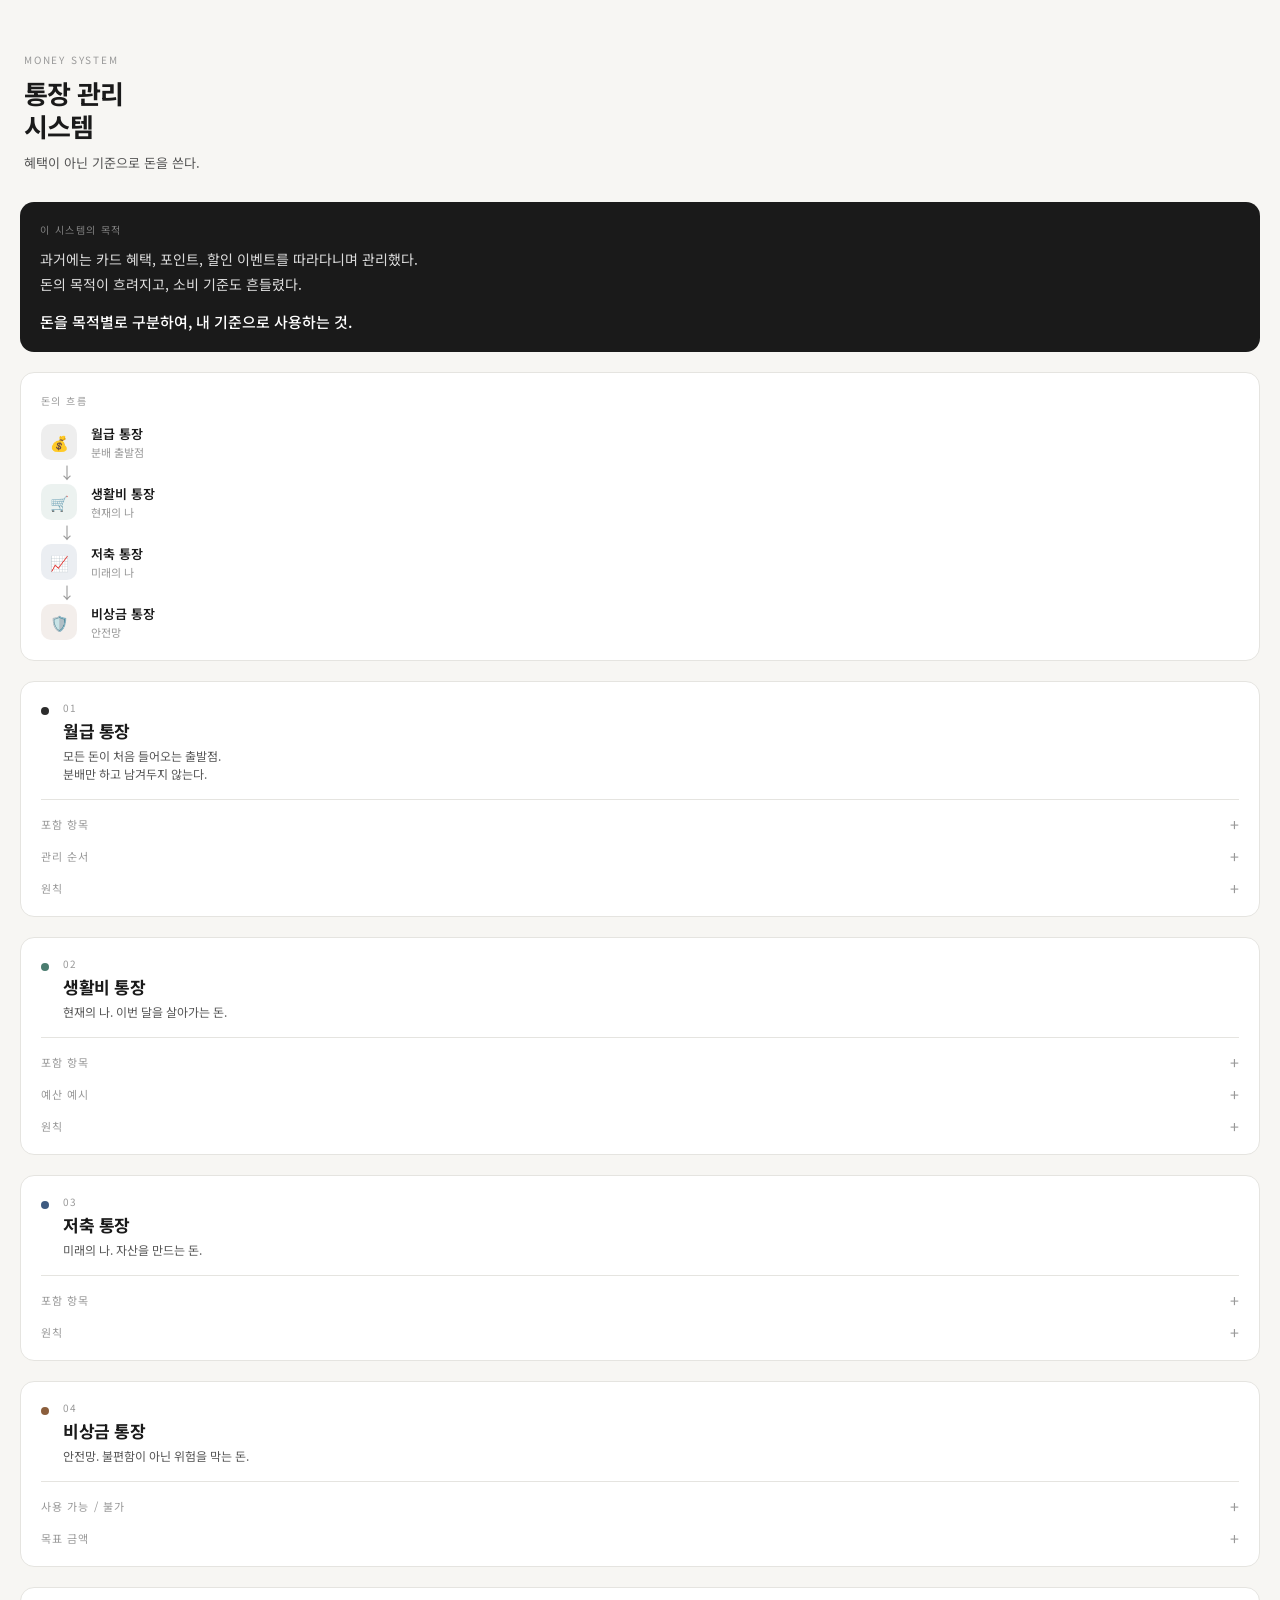
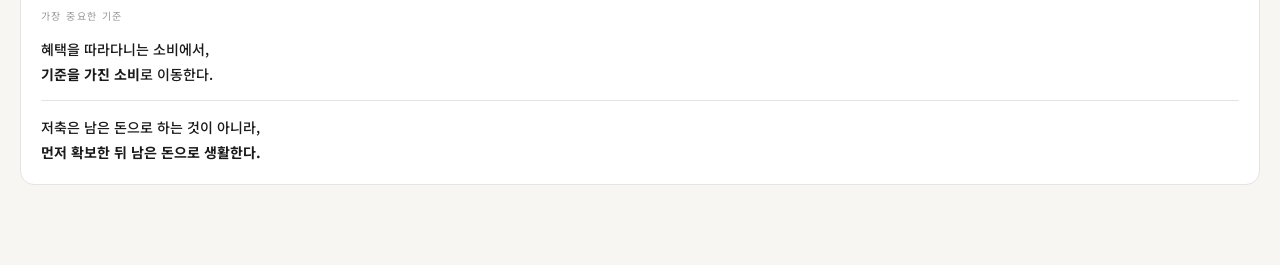
<file: money/index.html>
<!DOCTYPE html>
<html lang="ko">
<head>
<meta charset="UTF-8">
<meta name="viewport" content="width=device-width, initial-scale=1.0, maximum-scale=1.0">
<title>통장 관리 시스템</title>
<style>
  @import url('https://fonts.googleapis.com/css2?family=Noto+Sans+KR:wght@300;400;500;700&display=swap');

  :root {
    --bg: #F7F6F3;
    --surface: #FFFFFF;
    --ink: #1A1A1A;
    --ink-mid: #555;
    --ink-light: #999;
    --border: #E5E4E0;

    --c-salary:  #2C2C2C;
    --c-living:  #4A7C6F;
    --c-saving:  #3D5A80;
    --c-emergency: #8B5E3C;

    --radius: 14px;
    --gap: 20px;
  }

  * { box-sizing: border-box; margin: 0; padding: 0; }

  body {
    font-family: 'Noto Sans KR', sans-serif;
    background: var(--bg);
    color: var(--ink);
    min-height: 100dvh;
    padding: 0 0 60px;
  }

  /* ── Header ── */
  .header {
    padding: 52px 24px 28px;
    background: var(--bg);
  }
  .header-eyebrow {
    font-size: 10px;
    letter-spacing: 0.18em;
    text-transform: uppercase;
    color: var(--ink-light);
    margin-bottom: 10px;
  }
  .header-title {
    font-size: 26px;
    font-weight: 700;
    line-height: 1.25;
    letter-spacing: -0.03em;
  }
  .header-sub {
    margin-top: 10px;
    font-size: 13px;
    color: var(--ink-mid);
    line-height: 1.7;
  }

  /* ── Why section ── */
  .why {
    margin: 0 20px var(--gap);
    padding: 20px;
    background: var(--ink);
    color: #fff;
    border-radius: var(--radius);
  }
  .why-label {
    font-size: 10px;
    letter-spacing: 0.14em;
    text-transform: uppercase;
    color: rgba(255,255,255,0.45);
    margin-bottom: 10px;
  }
  .why-body {
    font-size: 14px;
    line-height: 1.8;
    color: rgba(255,255,255,0.85);
  }
  .why-highlight {
    display: block;
    margin-top: 14px;
    font-size: 15px;
    font-weight: 500;
    color: #fff;
  }

  /* ── Account cards ── */
  .section {
    margin: 0 20px var(--gap);
  }

  .account-card {
    background: var(--surface);
    border-radius: var(--radius);
    overflow: hidden;
    border: 1px solid var(--border);
  }

  .card-header {
    padding: 18px 20px 16px;
    display: flex;
    align-items: flex-start;
    gap: 14px;
  }
  .card-dot {
    width: 8px;
    height: 8px;
    border-radius: 50%;
    margin-top: 7px;
    flex-shrink: 0;
  }
  .card-meta {}
  .card-num {
    font-size: 10px;
    color: var(--ink-light);
    letter-spacing: 0.1em;
    margin-bottom: 3px;
  }
  .card-name {
    font-size: 17px;
    font-weight: 700;
    letter-spacing: -0.025em;
  }
  .card-role {
    margin-top: 4px;
    font-size: 12px;
    color: var(--ink-mid);
    line-height: 1.5;
  }

  .card-divider {
    height: 1px;
    background: var(--border);
    margin: 0 20px;
  }

  .card-body {
    padding: 16px 20px 20px;
  }

  /* accordion toggle */
  .acc-toggle {
    width: 100%;
    background: none;
    border: none;
    padding: 0;
    display: flex;
    justify-content: space-between;
    align-items: center;
    cursor: pointer;
    font-family: inherit;
  }
  .acc-toggle-label {
    font-size: 11px;
    letter-spacing: 0.1em;
    text-transform: uppercase;
    color: var(--ink-light);
  }
  .acc-toggle-icon {
    font-size: 16px;
    color: var(--ink-light);
    transition: transform 0.25s;
    line-height: 1;
  }
  .acc-toggle[aria-expanded="true"] .acc-toggle-icon { transform: rotate(45deg); }

  .acc-content {
    display: none;
    padding-top: 14px;
  }
  .acc-content.open { display: block; }

  /* items / steps */
  .item-group {
    margin-bottom: 14px;
  }
  .item-group:last-child { margin-bottom: 0; }
  .item-group-label {
    font-size: 10px;
    letter-spacing: 0.1em;
    text-transform: uppercase;
    color: var(--ink-light);
    margin-bottom: 7px;
  }
  .item-list {
    display: flex;
    flex-wrap: wrap;
    gap: 6px;
  }
  .item-chip {
    font-size: 12px;
    color: var(--ink-mid);
    background: var(--bg);
    padding: 4px 10px;
    border-radius: 30px;
    border: 1px solid var(--border);
  }

  .steps {
    counter-reset: step;
    display: flex;
    flex-direction: column;
    gap: 10px;
  }
  .step {
    display: flex;
    gap: 12px;
    align-items: flex-start;
    counter-increment: step;
  }
  .step-num {
    font-size: 10px;
    font-weight: 700;
    color: #fff;
    background: var(--ink);
    width: 18px;
    height: 18px;
    border-radius: 50%;
    display: flex;
    align-items: center;
    justify-content: center;
    flex-shrink: 0;
    margin-top: 1px;
  }
  .step-text {
    font-size: 13px;
    color: var(--ink-mid);
    line-height: 1.6;
  }
  .step-note {
    margin-top: 10px;
    font-size: 12px;
    color: var(--ink-light);
    font-style: italic;
  }

  /* rules */
  .rules {
    display: flex;
    flex-direction: column;
    gap: 8px;
    padding-top: 2px;
  }
  .rule {
    display: flex;
    gap: 10px;
    align-items: flex-start;
  }
  .rule-dot {
    width: 4px;
    height: 4px;
    border-radius: 50%;
    background: var(--ink-light);
    flex-shrink: 0;
    margin-top: 7px;
  }
  .rule-text {
    font-size: 13px;
    color: var(--ink-mid);
    line-height: 1.65;
  }

  /* can / cannot */
  .ok-list, .no-list {
    display: flex;
    flex-wrap: wrap;
    gap: 6px;
    margin-bottom: 8px;
  }
  .ok-chip {
    font-size: 12px;
    color: var(--c-living);
    background: rgba(74,124,111,0.08);
    padding: 4px 10px;
    border-radius: 30px;
  }
  .no-chip {
    font-size: 12px;
    color: var(--c-emergency);
    background: rgba(139,94,60,0.08);
    padding: 4px 10px;
    border-radius: 30px;
  }
  .list-sublabel {
    font-size: 10px;
    color: var(--ink-light);
    letter-spacing: 0.1em;
    text-transform: uppercase;
    margin: 8px 0 5px;
  }
  .list-sublabel:first-child { margin-top: 0; }

  /* goal amount */
  .goal-row {
    display: flex;
    gap: 10px;
  }
  .goal-box {
    flex: 1;
    background: var(--bg);
    border-radius: 10px;
    padding: 12px 14px;
    border: 1px solid var(--border);
  }
  .goal-box-label {
    font-size: 10px;
    color: var(--ink-light);
    letter-spacing: 0.08em;
    text-transform: uppercase;
    margin-bottom: 6px;
  }
  .goal-box-value {
    font-size: 14px;
    font-weight: 600;
    color: var(--ink);
    line-height: 1.4;
  }

  /* budget preview */
  .budget-card {
    background: var(--bg);
    border-radius: 10px;
    padding: 14px 16px;
    border: 1px solid var(--border);
  }
  .budget-row {
    display: flex;
    justify-content: space-between;
    align-items: center;
    padding: 5px 0;
    font-size: 13px;
  }
  .budget-row:not(:last-child) { border-bottom: 1px solid var(--border); }
  .budget-label { color: var(--ink-mid); }
  .budget-amount { font-weight: 500; color: var(--ink); }
  .budget-total-row {
    display: flex;
    justify-content: space-between;
    align-items: center;
    margin-top: 10px;
    padding-top: 10px;
    border-top: 1.5px solid var(--ink);
    font-size: 14px;
    font-weight: 700;
  }

  /* ── Flow diagram ── */
  .flow {
    margin: 0 20px var(--gap);
    background: var(--surface);
    border: 1px solid var(--border);
    border-radius: var(--radius);
    padding: 20px;
  }
  .flow-title {
    font-size: 10px;
    letter-spacing: 0.14em;
    text-transform: uppercase;
    color: var(--ink-light);
    margin-bottom: 16px;
  }
  .flow-nodes {
    display: flex;
    flex-direction: column;
    gap: 0;
  }
  .flow-node {
    display: flex;
    align-items: center;
    gap: 14px;
  }
  .flow-node-icon {
    width: 36px;
    height: 36px;
    border-radius: 10px;
    display: flex;
    align-items: center;
    justify-content: center;
    font-size: 15px;
    flex-shrink: 0;
  }
  .flow-node-info {}
  .flow-node-name {
    font-size: 13px;
    font-weight: 600;
  }
  .flow-node-desc {
    font-size: 11px;
    color: var(--ink-light);
    margin-top: 1px;
  }
  .flow-arrow {
    margin-left: 18px;
    color: var(--ink-light);
    font-size: 16px;
    line-height: 1;
    padding: 4px 0;
  }

  /* ── Principle footer ── */
  .principle {
    margin: 0 20px var(--gap);
    padding: 20px;
    background: var(--surface);
    border: 1px solid var(--border);
    border-radius: var(--radius);
  }
  .principle-label {
    font-size: 10px;
    letter-spacing: 0.14em;
    text-transform: uppercase;
    color: var(--ink-light);
    margin-bottom: 14px;
  }
  .principle-line {
    font-size: 14px;
    font-weight: 500;
    line-height: 1.75;
    color: var(--ink);
  }
  .principle-line + .principle-line {
    margin-top: 14px;
    padding-top: 14px;
    border-top: 1px solid var(--border);
  }

  /* color helpers */
  .dot-salary    { background: var(--c-salary); }
  .dot-living    { background: var(--c-living); }
  .dot-saving    { background: var(--c-saving); }
  .dot-emergency { background: var(--c-emergency); }

  .node-salary    { background: rgba(44,44,44,0.08); }
  .node-living    { background: rgba(74,124,111,0.1); }
  .node-saving    { background: rgba(61,90,128,0.1); }
  .node-emergency { background: rgba(139,94,60,0.1); }
</style>
</head>
<body>

<header class="header">
  <p class="header-eyebrow">Money System</p>
  <h1 class="header-title">통장 관리<br>시스템</h1>
  <p class="header-sub">혜택이 아닌 기준으로 돈을 쓴다.</p>
</header>

<!-- Why -->
<div class="why">
  <p class="why-label">이 시스템의 목적</p>
  <p class="why-body">
    과거에는 카드 혜택, 포인트, 할인 이벤트를 따라다니며 관리했다.<br>
    돈의 목적이 흐려지고, 소비 기준도 흔들렸다.
  </p>
  <span class="why-highlight">돈을 목적별로 구분하여, 내 기준으로 사용하는 것.</span>
</div>

<!-- Flow overview -->
<div class="flow">
  <p class="flow-title">돈의 흐름</p>
  <div class="flow-nodes">
    <div class="flow-node">
      <div class="flow-node-icon node-salary">💰</div>
      <div class="flow-node-info">
        <div class="flow-node-name">월급 통장</div>
        <div class="flow-node-desc">분배 출발점</div>
      </div>
    </div>
    <div class="flow-arrow">↓</div>
    <div class="flow-node">
      <div class="flow-node-icon node-living">🛒</div>
      <div class="flow-node-info">
        <div class="flow-node-name">생활비 통장</div>
        <div class="flow-node-desc">현재의 나</div>
      </div>
    </div>
    <div class="flow-arrow">↓</div>
    <div class="flow-node">
      <div class="flow-node-icon node-saving">📈</div>
      <div class="flow-node-info">
        <div class="flow-node-name">저축 통장</div>
        <div class="flow-node-desc">미래의 나</div>
      </div>
    </div>
    <div class="flow-arrow">↓</div>
    <div class="flow-node">
      <div class="flow-node-icon node-emergency">🛡️</div>
      <div class="flow-node-info">
        <div class="flow-node-name">비상금 통장</div>
        <div class="flow-node-desc">안전망</div>
      </div>
    </div>
  </div>
</div>

<!-- 1. 월급 통장 -->
<div class="section">
  <div class="account-card">
    <div class="card-header">
      <div class="card-dot dot-salary"></div>
      <div class="card-meta">
        <div class="card-num">01</div>
        <div class="card-name">월급 통장</div>
        <div class="card-role">모든 돈이 처음 들어오는 출발점.<br>분배만 하고 남겨두지 않는다.</div>
      </div>
    </div>
    <div class="card-divider"></div>
    <div class="card-body">

      <button class="acc-toggle" aria-expanded="false" onclick="toggle(this)">
        <span class="acc-toggle-label">포함 항목</span>
        <span class="acc-toggle-icon">+</span>
      </button>
      <div class="acc-content">
        <div class="item-list">
          <span class="item-chip">월세</span>
          <span class="item-chip">관리비</span>
          <span class="item-chip">휴대폰</span>
          <span class="item-chip">건강보험</span>
          <span class="item-chip">인터넷</span>
          <span class="item-chip">자동이체</span>
          <span class="item-chip">구독 서비스</span>
        </div>
      </div>

      <div style="margin-top:16px;">
        <button class="acc-toggle" aria-expanded="false" onclick="toggle(this)">
          <span class="acc-toggle-label">관리 순서</span>
          <span class="acc-toggle-icon">+</span>
        </button>
        <div class="acc-content">
          <div class="steps">
            <div class="step"><div class="step-num">1</div><div class="step-text">월급 입금</div></div>
            <div class="step"><div class="step-num">2</div><div class="step-text">고정지출 자동이체</div></div>
            <div class="step"><div class="step-num">3</div><div class="step-text">생활비 통장 이체</div></div>
            <div class="step"><div class="step-num">4</div><div class="step-text">저축 통장 이체</div></div>
            <div class="step"><div class="step-num">5</div><div class="step-text">비상금 통장 이체</div></div>
          </div>
        </div>
      </div>

      <div style="margin-top:16px;">
        <button class="acc-toggle" aria-expanded="false" onclick="toggle(this)">
          <span class="acc-toggle-label">원칙</span>
          <span class="acc-toggle-icon">+</span>
        </button>
        <div class="acc-content">
          <div class="rules">
            <div class="rule"><div class="rule-dot"></div><div class="rule-text">체크카드 연결 금지</div></div>
            <div class="rule"><div class="rule-dot"></div><div class="rule-text">생활비 사용 금지</div></div>
            <div class="rule"><div class="rule-dot"></div><div class="rule-text">잔액 최소 유지</div></div>
          </div>
        </div>
      </div>

    </div>
  </div>
</div>

<!-- 2. 생활비 통장 -->
<div class="section">
  <div class="account-card">
    <div class="card-header">
      <div class="card-dot dot-living"></div>
      <div class="card-meta">
        <div class="card-num">02</div>
        <div class="card-name">생활비 통장</div>
        <div class="card-role">현재의 나. 이번 달을 살아가는 돈.</div>
      </div>
    </div>
    <div class="card-divider"></div>
    <div class="card-body">

      <button class="acc-toggle" aria-expanded="false" onclick="toggle(this)">
        <span class="acc-toggle-label">포함 항목</span>
        <span class="acc-toggle-icon">+</span>
      </button>
      <div class="acc-content">
        <div class="item-group">
          <div class="item-group-label">생활</div>
          <div class="item-list">
            <span class="item-chip">식비</span>
            <span class="item-chip">카페</span>
            <span class="item-chip">편의점</span>
            <span class="item-chip">고양이</span>
          </div>
        </div>
        <div class="item-group">
          <div class="item-group-label">취미</div>
          <div class="item-list">
            <span class="item-chip">그림</span>
            <span class="item-chip">피아노</span>
            <span class="item-chip">전시회</span>
            <span class="item-chip">영화</span>
          </div>
        </div>
        <div class="item-group">
          <div class="item-group-label">개인</div>
          <div class="item-list">
            <span class="item-chip">의류</span>
            <span class="item-chip">화장품</span>
            <span class="item-chip">생활용품</span>
          </div>
        </div>
      </div>

      <div style="margin-top:16px;">
        <button class="acc-toggle" aria-expanded="false" onclick="toggle(this)">
          <span class="acc-toggle-label">예산 예시</span>
          <span class="acc-toggle-icon">+</span>
        </button>
        <div class="acc-content">
          <div class="budget-card">
            <div class="budget-row">
              <span class="budget-label">식비</span>
              <span class="budget-amount">30만원</span>
            </div>
            <div class="budget-row">
              <span class="budget-label">취미</span>
              <span class="budget-amount">10만원</span>
            </div>
            <div class="budget-row">
              <span class="budget-label">개인 소비</span>
              <span class="budget-amount">10만원</span>
            </div>
          </div>
          <div class="budget-total-row">
            <span>월 생활비</span>
            <span>70만원</span>
          </div>
          <p class="step-note" style="margin-top:10px;">월초에 한 번 충전. 추가 충전 없음.</p>
        </div>
      </div>

      <div style="margin-top:16px;">
        <button class="acc-toggle" aria-expanded="false" onclick="toggle(this)">
          <span class="acc-toggle-label">원칙</span>
          <span class="acc-toggle-icon">+</span>
        </button>
        <div class="acc-content">
          <div class="rules">
            <div class="rule"><div class="rule-dot"></div><div class="rule-text">통장이 비어가면 소비를 줄인다</div></div>
            <div class="rule"><div class="rule-dot"></div><div class="rule-text">저축 통장에서 꺼내지 않는다</div></div>
          </div>
        </div>
      </div>

    </div>
  </div>
</div>

<!-- 3. 저축 통장 -->
<div class="section">
  <div class="account-card">
    <div class="card-header">
      <div class="card-dot dot-saving"></div>
      <div class="card-meta">
        <div class="card-num">03</div>
        <div class="card-name">저축 통장</div>
        <div class="card-role">미래의 나. 자산을 만드는 돈.</div>
      </div>
    </div>
    <div class="card-divider"></div>
    <div class="card-body">

      <button class="acc-toggle" aria-expanded="false" onclick="toggle(this)">
        <span class="acc-toggle-label">포함 항목</span>
        <span class="acc-toggle-icon">+</span>
      </button>
      <div class="acc-content">
        <div class="item-group">
          <div class="item-group-label">단기 목표</div>
          <div class="item-list">
            <span class="item-chip">목돈마련</span>
            <span class="item-chip">이사비</span>
          </div>
        </div>
        <div class="item-group">
          <div class="item-group-label">중장기 목표</div>
          <div class="item-list">
            <span class="item-chip">예금</span>
            <span class="item-chip">적금</span>
            <span class="item-chip">ISA</span>
          </div>
        </div>
        <div class="item-group">
          <div class="item-group-label">투자</div>
          <div class="item-list">
            <span class="item-chip">ETF</span>
            <span class="item-chip">주식</span>
          </div>
        </div>
      </div>

      <div style="margin-top:16px;">
        <button class="acc-toggle" aria-expanded="false" onclick="toggle(this)">
          <span class="acc-toggle-label">원칙</span>
          <span class="acc-toggle-icon">+</span>
        </button>
        <div class="acc-content">
          <div class="rules">
            <div class="rule"><div class="rule-dot"></div><div class="rule-text">월급이 들어오면 <strong>가장 먼저</strong> 저축한다</div></div>
            <div class="rule"><div class="rule-dot"></div><div class="rule-text">남은 돈으로 생활한다</div></div>
            <div class="rule"><div class="rule-dot"></div><div class="rule-text">생활비 부족을 이유로 건드리지 않는다</div></div>
          </div>
        </div>
      </div>

    </div>
  </div>
</div>

<!-- 4. 비상금 통장 -->
<div class="section">
  <div class="account-card">
    <div class="card-header">
      <div class="card-dot dot-emergency"></div>
      <div class="card-meta">
        <div class="card-num">04</div>
        <div class="card-name">비상금 통장</div>
        <div class="card-role">안전망. 불편함이 아닌 위험을 막는 돈.</div>
      </div>
    </div>
    <div class="card-divider"></div>
    <div class="card-body">

      <button class="acc-toggle" aria-expanded="false" onclick="toggle(this)">
        <span class="acc-toggle-label">사용 가능 / 불가</span>
        <span class="acc-toggle-icon">+</span>
      </button>
      <div class="acc-content">
        <p class="list-sublabel">사용 가능</p>
        <div class="ok-list">
          <span class="ok-chip">병원비</span>
          <span class="ok-chip">치과</span>
          <span class="ok-chip">휴대폰 수리</span>
          <span class="ok-chip">가전 수리</span>
          <span class="ok-chip">경조사비</span>
        </div>
        <p class="list-sublabel" style="margin-top:12px;">사용 불가</p>
        <div class="no-list">
          <span class="no-chip">쇼핑</span>
          <span class="no-chip">여행</span>
          <span class="no-chip">충동구매</span>
          <span class="no-chip">취미생활</span>
        </div>
      </div>

      <div style="margin-top:16px;">
        <button class="acc-toggle" aria-expanded="false" onclick="toggle(this)">
          <span class="acc-toggle-label">목표 금액</span>
          <span class="acc-toggle-icon">+</span>
        </button>
        <div class="acc-content">
          <div class="goal-row">
            <div class="goal-box">
              <div class="goal-box-label">최소</div>
              <div class="goal-box-value">생활비<br>3개월분</div>
            </div>
            <div class="goal-box">
              <div class="goal-box-label">권장</div>
              <div class="goal-box-value">생활비<br>6개월분</div>
            </div>
          </div>
          <p class="step-note" style="margin-top:10px;">목표 달성 후에는 유지만 한다.</p>
        </div>
      </div>

    </div>
  </div>
</div>

<!-- Principle -->
<div class="principle">
  <p class="principle-label">가장 중요한 기준</p>
  <p class="principle-line">혜택을 따라다니는 소비에서,<br><strong>기준을 가진 소비</strong>로 이동한다.</p>
  <p class="principle-line">저축은 남은 돈으로 하는 것이 아니라,<br><strong>먼저 확보한 뒤 남은 돈으로 생활한다.</strong></p>
</div>

<script>
  function toggle(btn) {
    const expanded = btn.getAttribute('aria-expanded') === 'true';
    btn.setAttribute('aria-expanded', !expanded);
    const content = btn.nextElementSibling;
    content.classList.toggle('open', !expanded);
  }
</script>
</body>
</html>
</file>
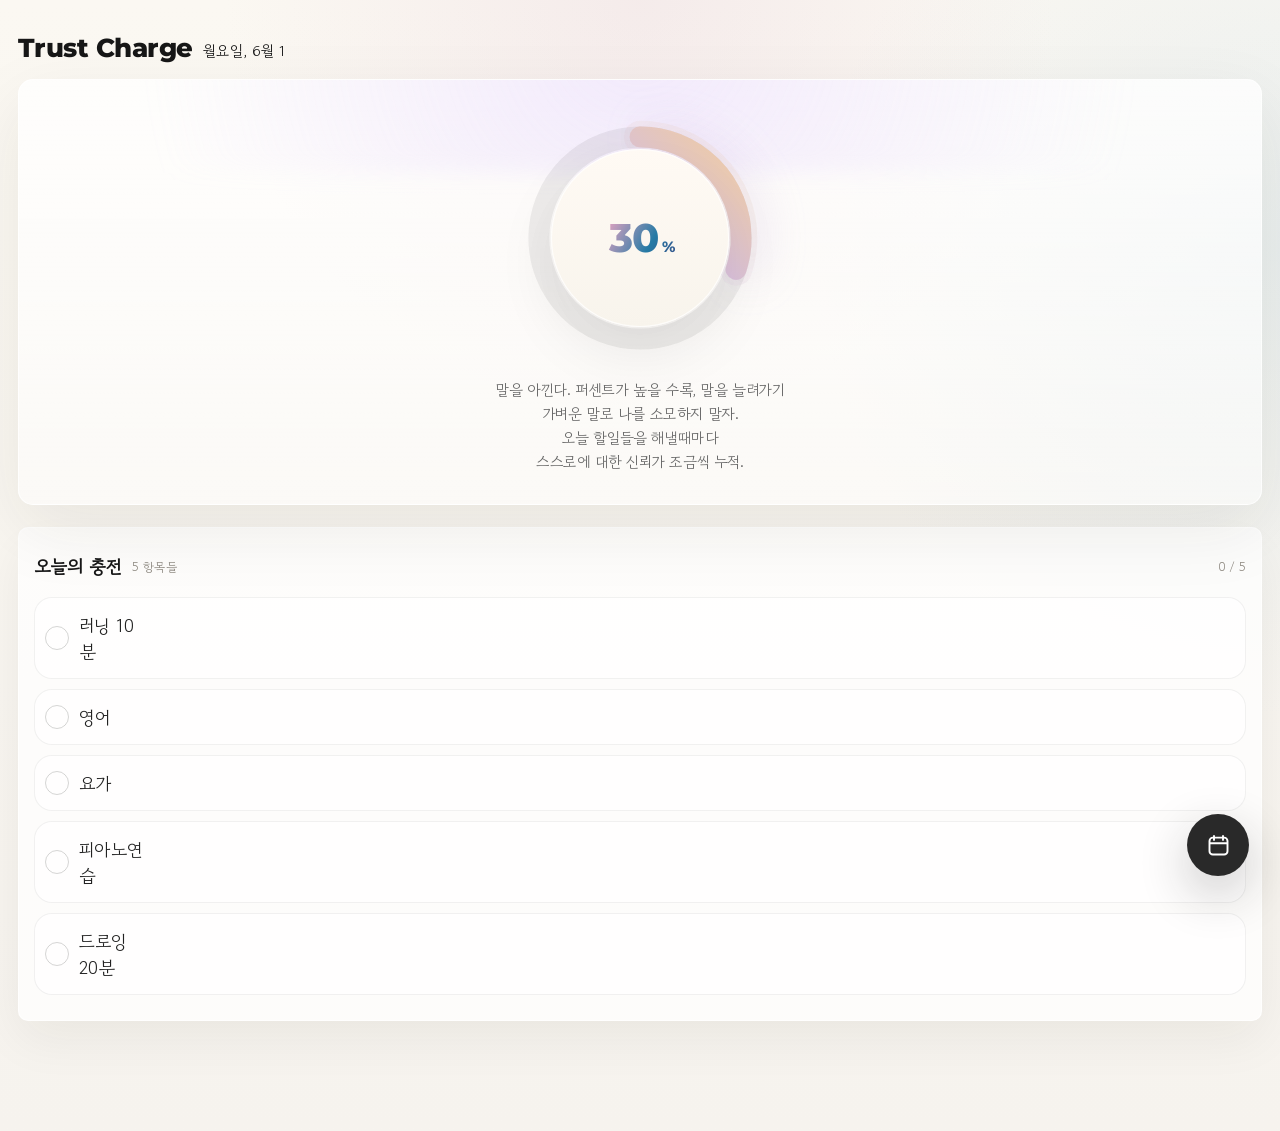
<file: index_bak_선택항목없음.html>
<!DOCTYPE html>
<html lang="en">
<head>
  <meta charset="UTF-8" />
  <meta name="viewport" content="width=device-width, initial-scale=1.0, viewport-fit=cover" />
  <link href="https://fonts.googleapis.com/css2?family=Montserrat:ital,wght@0,100..900;1,100..900&display=swap" rel="stylesheet">
  <link href="https://fonts.googleapis.com/css2?family=Gowun+Dodum&display=swap" rel="stylesheet">

  <link rel="stylesheet" href="style.css">
  <title>Trust Charge</title>
</head>
<body>
  <main class="app">
    <section id="homeScreen" class="screen is-active">
      <header class="topbar">
        <div class="brand">
          <div class="brand-title">Trust Charge</div>
        </div>
        <div class="date-chip" id="todayChip">May 27</div>
      </header>

      <section class="hero">
        <!-- <div class="hero-label">나에 대한 현재 신뢰도</div> -->
        <div class="percent-wrap">
          <svg class="progress-svg" viewBox="0 0 260 260" aria-hidden="true">
            <defs>
              <linearGradient id="movingGradient" x1="0%" y1="0%" x2="100%" y2="100%">
                <stop offset="0%" stop-color="#f2aac8">
                  <animate attributeName="stop-color" values="#f2aac8;#a8d8ef;#c9b7ff;#f2d29b;#f2aac8" dur="6s" repeatCount="indefinite" />
                </stop>
                <stop offset="45%" stop-color="#a8d8ef">
                  <animate attributeName="stop-color" values="#a8d8ef;#c9b7ff;#f2d29b;#f2aac8;#a8d8ef" dur="6s" repeatCount="indefinite" />
                </stop>
                <stop offset="100%" stop-color="#c9b7ff">
                  <animate attributeName="stop-color" values="#c9b7ff;#f2d29b;#f2aac8;#a8d8ef;#c9b7ff" dur="6s" repeatCount="indefinite" />
                </stop>
              </linearGradient>
            </defs>
            <circle class="progress-bg" cx="130" cy="130" r="106" />
            <circle class="progress-glow" id="progressGlow" cx="130" cy="130" r="106" />
            <circle class="progress-main" id="progressMain" cx="130" cy="130" r="106" />
          </svg>
          <div class="percent-center">
            <div class="percent-number"><span id="percentText">20</span><span>%</span></div>
          </div>
        </div>
        <p class="hero-copy">말을 아낀다. 퍼센트가 높을 수록, 말을 늘려가기<br>가벼운 말로 나를 소모하지 말자.<br>오늘 할일들을 해낼때마다<br>스스로에 대한 신뢰가 조금씩 누적.</p>
      </section>

      <section class="today-card">
        <div class="section-head">
          <div class="section-title-wrap">
            <h2 class="section-title">오늘의 충전</h2>
            <div class="section-sub" id="todaySub"> 5 항목들 </div>
          </div>
          <div class="section-sub" id="todayCount">0 / 5</div>
        </div>
        <div class="task-list" id="todayTaskList"></div>
      </section>
    </section>

    <section id="calendarScreen" class="screen">
      <header class="calendar-header">
        <div class="calendar-title">
          <h1>Calendar</h1>
          <p id="periodRange">Period : 2026.05.27 — 2026.08.18</p>
        </div>
       
      </header>

      <nav class="month-tabs" id="monthTabs" aria-label="Select month"></nav>
      <div id="calendarWrap"></div>
      <section class="detail-panel">
        <div class="detail-date">
          <strong id="selectedDateTitle">Select date</strong>
          <span id="selectedDateMeta">Editable</span>
        </div>
        <div id="selectedTaskList" class="task-list">
          <div class="empty-note">Select an active date to edit its checklist.</div>
        </div>
      </section>
       <button class="back-btn" id="closeCalendar" aria-label="홈으로 돌아가기">확인</button>
    </section>
    

    <button class="fab" id="openCalendar">
      <svg viewBox="0 0 24 24" fill="none" aria-hidden="true">
        <rect x="4" y="5" width="16" height="15" rx="3" stroke="currentColor" stroke-width="1.7" />
        <path d="M8 3.5V7M16 3.5V7M4.5 10H19.5" stroke="currentColor" stroke-width="1.7" stroke-linecap="round" />
      </svg>
    </button>
  </main>

  <script>
    const START_DATE = '2026-06-01';
    const END_DATE = '2026-08-17';
    const BASE_PERCENT = 30;
    const CIRCLE_LENGTH = 666;

    const EN_MONTH_NAMES = ['1월','2월','3월','4월','5월','6월','7월','8월','9월','10월','11월','12월'];
    const EN_WEEKDAY_NAMES = ['일요일','월요일','화요일','수요일','목요일','금요일','토요일'];

    const months = [
      { year: 2026, month: 5, name: 'June', fullName: 'June 2026' },
      { year: 2026, month: 6, name: 'July', fullName: 'July 2026' },
      { year: 2026, month: 7, name: 'August', fullName: 'August 2026' }
    ];

    const taskTemplates = {
      weekday: ['러닝 10분', '영어', '요가', '피아노연습', '드로잉 20분'],
      friday: ['러닝 10분', '영어', '피아노연습', '드로잉 20분'],
      saturday: ['러닝 10분', '영어', '피아노연습', '드로잉 20분'],
      sunday: ['러닝 10분','영어','피아노연습', '드로잉 20분']
    };

    const state = {
      selectedMonthIndex: getInitialMonthIndex(),
      selectedDate: getTodayKey(),
      records: loadRecords()
    };

    const homeScreen = document.getElementById('homeScreen');
    const calendarScreen = document.getElementById('calendarScreen');
    const progressMain = document.getElementById('progressMain');
    const progressGlow = document.getElementById('progressGlow');
    const percentText = document.getElementById('percentText');
    const todayChip = document.getElementById('todayChip');
    const todaySub = document.getElementById('todaySub');
    const todayCount = document.getElementById('todayCount');
    const todayTaskList = document.getElementById('todayTaskList');
    const monthTabs = document.getElementById('monthTabs');
    const calendarWrap = document.getElementById('calendarWrap');
    const selectedDateTitle = document.getElementById('selectedDateTitle');
    const selectedDateMeta = document.getElementById('selectedDateMeta');
    const selectedTaskList = document.getElementById('selectedTaskList');

    document.getElementById('openCalendar').addEventListener('click', () => {
      homeScreen.classList.remove('is-active');
      calendarScreen.classList.add('is-active');
      document.querySelector('.fab').style.display = 'none';
      renderMonthTabs();
      renderCalendar();
      renderSelectedDate();
    });

    document.getElementById('closeCalendar').addEventListener('click', () => {
      calendarScreen.classList.remove('is-active');
      homeScreen.classList.add('is-active');
      document.querySelector('.fab').style.display = 'flex';
      renderHome();
    });

    function loadRecords() {
      try {
        return JSON.parse(localStorage.getItem('trustChargeRecords')) || {};
      } catch (error) {
        return {};
      }
    }

    function saveRecords() {
      localStorage.setItem('trustChargeRecords', JSON.stringify(state.records));
    }

    function toDate(dateString) {
      return new Date(dateString + 'T00:00:00');
    }

    function toKey(date) {
      const y = date.getFullYear();
      const m = String(date.getMonth() + 1).padStart(2, '0');
      const d = String(date.getDate()).padStart(2, '0');
      return `${y}-${m}-${d}`;
    }

    function formatEnglishDate(key) {
      const date = toDate(key);
      const monthName = EN_MONTH_NAMES[date.getMonth()];
      return `${monthName} ${date.getDate()}`;
    }

    function formatEnglishDateWithWeekday(key) {
      const date = toDate(key);
      const weekday = EN_WEEKDAY_NAMES[date.getDay()];
      const monthName = EN_MONTH_NAMES[date.getMonth()];
      return `${weekday}, ${monthName} ${date.getDate()}`;
    }

    function formatEnglishFullDate(key) {
      const date = toDate(key);
      const monthName = EN_MONTH_NAMES[date.getMonth()];
      return `${monthName} ${date.getDate()}, ${date.getFullYear()}`;
    }

    function isWithinRange(key) {
      return key >= START_DATE && key <= END_DATE;
    }

    function getTodayKey() {
      const realToday = toKey(new Date());
      if (isWithinRange(realToday)) return realToday;
      return START_DATE;
    }

    function getInitialMonthIndex() {
      const today = toDate(getTodayKey());
      const foundIndex = months.findIndex(item => item.year === today.getFullYear() && item.month === today.getMonth());
      return foundIndex >= 0 ? foundIndex : 0;
    }

    function isPastMonth(monthItem) {
      const today = toDate(getTodayKey());
      const monthEnd = new Date(monthItem.year, monthItem.month + 1, 0);
      return monthEnd < today;
    }

    function getDayType(key) {
      const day = toDate(key).getDay();
      if (day === 6) return 'saturday';
      if (day === 5) return 'friday';
      if (day === 0) return 'sunday';
      return 'weekday';
    }

    function getTasksForDate(key) {
      return taskTemplates[getDayType(key)];
    }

    function ensureRecord(key) {
      const tasks = getTasksForDate(key);
      if (!state.records[key]) {
        state.records[key] = tasks.map(() => false);
      }
      if (state.records[key].length !== tasks.length) {
        state.records[key] = tasks.map((_, index) => Boolean(state.records[key][index]));
      }
      return state.records[key];
    }

    function getTotalTaskCount() {
      let total = 0;
      const cursor = toDate(START_DATE);
      const end = toDate(END_DATE);
      while (cursor <= end) {
        total += getTasksForDate(toKey(cursor)).length;
        cursor.setDate(cursor.getDate() + 1);
      }
      return total;
    }

    function getDoneTaskCount() {
      let done = 0;
      Object.keys(state.records).forEach(key => {
        if (!isWithinRange(key)) return;
        done += state.records[key].filter(Boolean).length;
      });
      return done;
    }

    function calculatePercent() {
      const total = getTotalTaskCount();
      const done = getDoneTaskCount();
      const progressPercent = (done / total) * (100 - BASE_PERCENT);
      return Math.min(100, Math.round((BASE_PERCENT + progressPercent) * 10) / 10);
    }

    function animatePercent(nextPercent) {
      const current = Number(percentText.dataset.value || BASE_PERCENT);
      const startTime = performance.now();
      const duration = 560;

      function frame(now) {
        const progress = Math.min(1, (now - startTime) / duration);
        const eased = 1 - Math.pow(1 - progress, 3);
        const value = current + (nextPercent - current) * eased;
        const display = Number.isInteger(value) ? value.toFixed(0) : value.toFixed(2);
        const dashOffset = CIRCLE_LENGTH - (CIRCLE_LENGTH * value / 100);

        percentText.textContent = display.replace('.0', '');
        progressMain.style.strokeDashoffset = dashOffset;
        progressGlow.style.strokeDashoffset = dashOffset;

        if (progress < 1) requestAnimationFrame(frame);
        else percentText.dataset.value = nextPercent;
      }

      requestAnimationFrame(frame);
    }

    function renderHome() {
      const todayKey = getTodayKey();
      const tasks = getTasksForDate(todayKey);
      const record = ensureRecord(todayKey);
      const done = record.filter(Boolean).length;

      todayChip.textContent = formatEnglishDateWithWeekday(todayKey);
      todaySub.textContent = `${tasks.length} 항목들`;
      todayCount.textContent = `${done} / ${tasks.length}`;
      todayTaskList.innerHTML = '';

      tasks.forEach((task, index) => {
        const button = document.createElement('button');
        button.className = `task ${record[index] ? 'is-checked' : ''}`;
        button.innerHTML = `<span class="check"></span><span class="task-text">${task}</span>`;
        button.addEventListener('click', () => {
          record[index] = !record[index];
          state.records[todayKey] = record;
          saveRecords();
          renderHome();
          animatePercent(calculatePercent());
        });
        todayTaskList.appendChild(button);
      });

      animatePercent(calculatePercent());
    }

    function renderMonthTabs() {
      monthTabs.innerHTML = '';

      months.forEach((monthItem, index) => {
        const button = document.createElement('button');
        button.className = 'month-tab';
        if (index === state.selectedMonthIndex) button.classList.add('is-active');
        if (isPastMonth(monthItem)) button.classList.add('is-past');
        button.textContent = monthItem.name;
        button.addEventListener('click', () => {
          state.selectedMonthIndex = index;
          const firstActiveDate = getFirstActiveDateInMonth(monthItem);
          if (firstActiveDate) state.selectedDate = firstActiveDate;
          renderMonthTabs();
          renderCalendar();
          renderSelectedDate();
        });
        monthTabs.appendChild(button);
      });
    }

    function getFirstActiveDateInMonth(monthItem) {
      const first = new Date(monthItem.year, monthItem.month, 1);
      const last = new Date(monthItem.year, monthItem.month + 1, 0);
      const cursor = new Date(first);
      while (cursor <= last) {
        const key = toKey(cursor);
        if (isWithinRange(key)) return key;
        cursor.setDate(cursor.getDate() + 1);
      }
      return null;
    }

    function renderCalendar() {
      calendarWrap.innerHTML = '';
      const monthItem = months[state.selectedMonthIndex];

      const card = document.createElement('section');
      card.className = 'month-card';
      card.innerHTML = `
        <div class="weekdays">
          <span>Sun</span><span>Mon</span><span>Tue</span><span>Wed</span><span>Thu</span><span>Fri</span><span>Sat</span>
        </div>
        <div class="days"></div>
      `;

      const daysWrap = card.querySelector('.days');
      const first = new Date(monthItem.year, monthItem.month, 1);
      const last = new Date(monthItem.year, monthItem.month + 1, 0);
      const firstDay = first.getDay();

      for (let i = 0; i < firstDay; i++) {
        const empty = document.createElement('div');
        empty.className = 'day';
        daysWrap.appendChild(empty);
      }

      for (let d = 1; d <= last.getDate(); d++) {
        const date = new Date(monthItem.year, monthItem.month, d);
        const key = toKey(date);
        const dayButton = document.createElement('button');
        const active = isWithinRange(key);
        const record = state.records[key];
        const taskCount = getTasksForDate(key).length;
        const doneCount = record ? record.filter(Boolean).length : 0;

        dayButton.className = 'day';
        // add weekend-specific classes
        const wk = date.getDay();
        if (wk === 0) dayButton.classList.add('is-sunday');
        if (wk === 6) dayButton.classList.add('is-saturday');

        if (active) dayButton.classList.add('is-active-range');
        if (key === getTodayKey()) dayButton.classList.add('is-today');
        if (key === state.selectedDate) dayButton.classList.add('is-selected');
        if (active && doneCount > 0 && doneCount < taskCount) dayButton.classList.add('has-partial');
        if (active && doneCount === taskCount) dayButton.classList.add('has-complete');

        dayButton.textContent = d;
        dayButton.disabled = !active;
        dayButton.addEventListener('click', () => {
          state.selectedDate = key;
          renderCalendar();
          renderSelectedDate();
        });
        daysWrap.appendChild(dayButton);
      }

      calendarWrap.appendChild(card);
    }

    function renderSelectedDate() {
      const key = state.selectedDate;
      if (!isWithinRange(key)) return;

      const tasks = getTasksForDate(key);
      const record = ensureRecord(key);
      const done = record.filter(Boolean).length;
      selectedDateTitle.textContent = formatEnglishDateWithWeekday(key);
      selectedDateMeta.textContent = `${done} / ${tasks.length}`;
      selectedTaskList.innerHTML = '';

      tasks.forEach((task, index) => {
        const row = document.createElement('div');
        row.className = 'mini-task';
        const inputId = `task-${key}-${index}`;
        row.innerHTML = `
          <input id="${inputId}" type="checkbox" ${record[index] ? 'checked' : ''} />
          <label for="${inputId}">${task}</label>
        `;
        const input = row.querySelector('input');
        input.addEventListener('change', () => {
          record[index] = input.checked;
          state.records[key] = record;
          saveRecords();
          renderSelectedDate();
          renderCalendar();
          renderMonthTabs();
          animatePercent(calculatePercent());
        });
        selectedTaskList.appendChild(row);
      });
    }

    renderHome();
    // set period range text in English
    const periodEl = document.getElementById('periodRange');
    if (periodEl) {
      periodEl.textContent = `Period: ${formatEnglishFullDate(START_DATE)} — ${formatEnglishFullDate(END_DATE)}`;
    }
  </script>
</body>
</html>
</file>
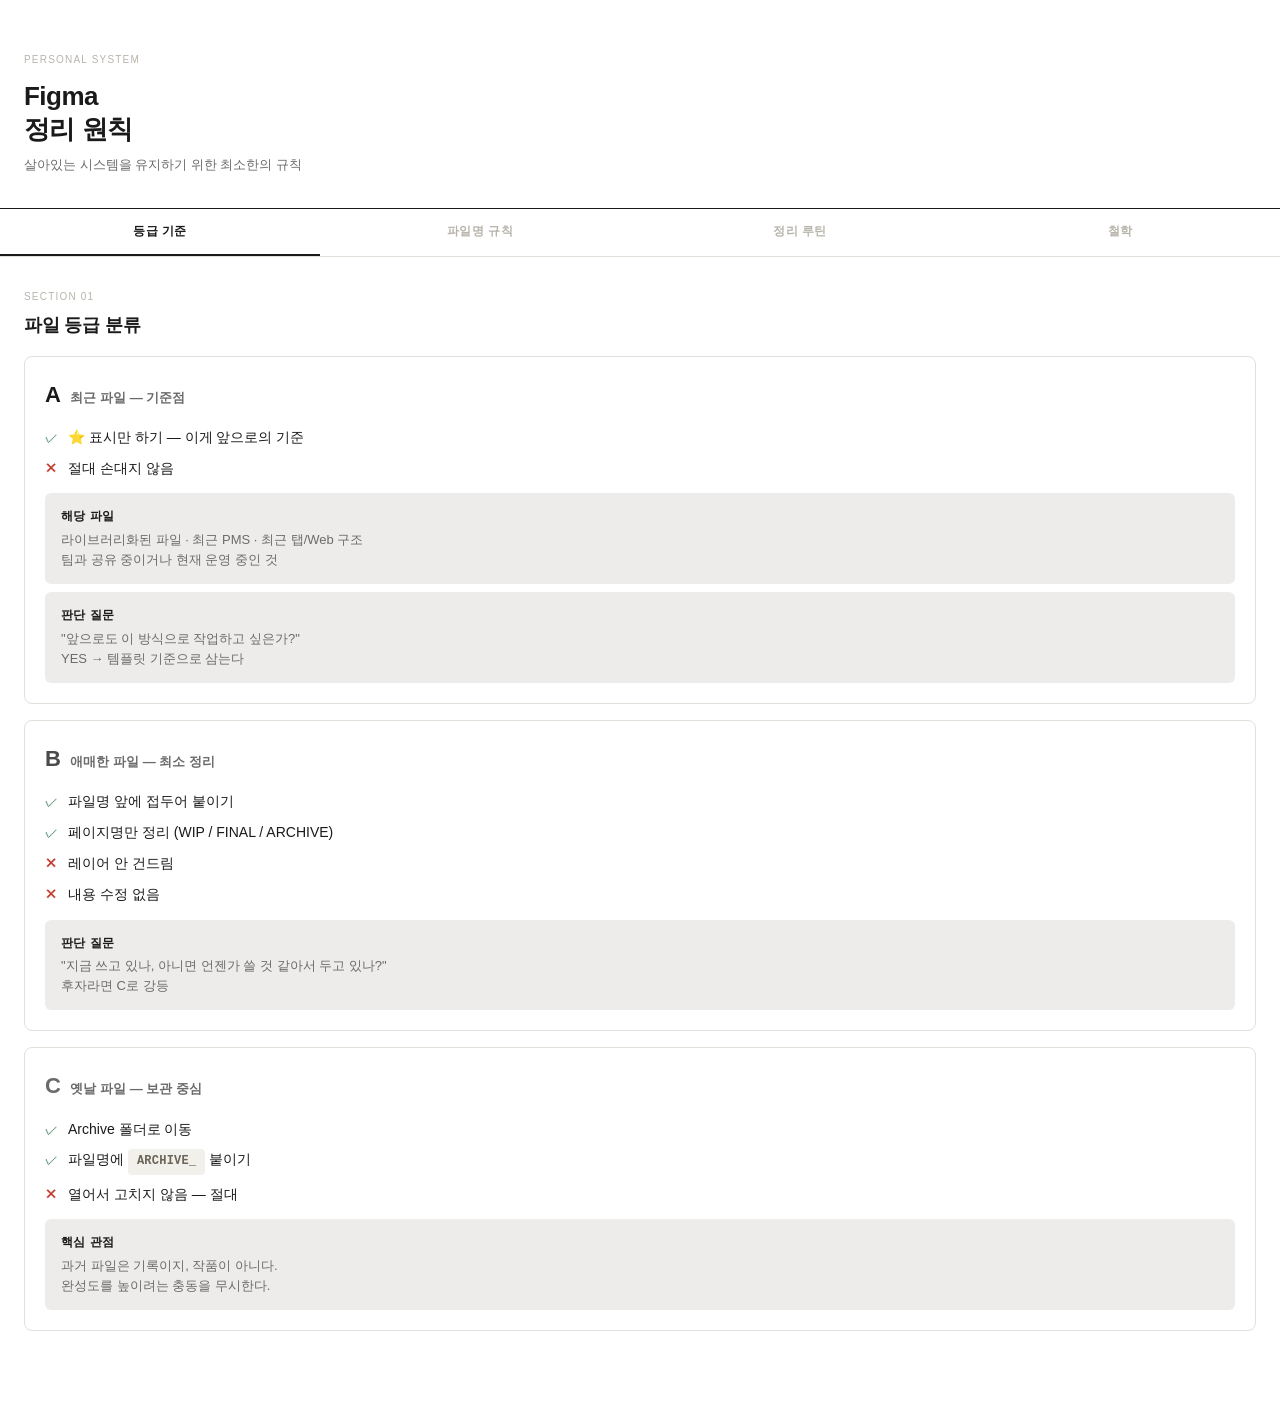
<file: draw/index2.html>
<!DOCTYPE html>
<html lang="ko">
<head>
<meta charset="UTF-8">
<meta name="viewport" content="width=device-width, initial-scale=1.0, maximum-scale=1.0">
<title>Figma 정리 원칙</title>
<style>
  * { margin: 0; padding: 0; box-sizing: border-box; -webkit-tap-highlight-color: transparent; }

  :root {
    --bg: #fff;
    --ink: #1A1A1A;
    --ink-light: #6B6B6B;
    --ink-faint: #B8B4AC;
    --accent: #1A1A1A;
    --rule: #E2E0DB;
    --tag-wip: #E8F0FF;
    --tag-wip-ink: #2952A3;
    --tag-final: #E6F5EE;
    --tag-final-ink: #1A6B3A;
    --tag-archive: #F2F0EB;
    --tag-archive-ink: #6B6458;
  }

  body {
    background: var(--bg);
    color: var(--ink);
    font-family: 'Apple SD Gothic Neo', 'Noto Sans KR', -apple-system, sans-serif;
    font-size: 15px;
    line-height: 1.6;
    padding: 0 0 80px 0;
  }

  /* Header */
  .header {
    padding: 52px 24px 32px;
    border-bottom: 1.5px solid var(--ink);
  }
  .header-label {
    font-size: 10px;
    letter-spacing: 0.12em;
    text-transform: uppercase;
    color: var(--ink-faint);
    margin-bottom: 12px;
  }
  .header h1 {
    font-size: 26px;
    font-weight: 700;
    letter-spacing: -0.02em;
    line-height: 1.25;
  }
  .header-sub {
    margin-top: 10px;
    font-size: 13px;
    color: var(--ink-light);
  }

  /* Nav Tabs */
  .nav {
    display: flex;
    border-bottom: 1px solid var(--rule);
    background: var(--bg);
    position: sticky;
    top: 0;
    z-index: 100;
  }
  .nav-btn {
    flex: 1;
    padding: 14px 4px;
    font-size: 12px;
    font-weight: 600;
    color: var(--ink-faint);
    background: none;
    border: none;
    border-bottom: 2px solid transparent;
    cursor: pointer;
    letter-spacing: 0.04em;
    transition: all 0.15s;
  }
  .nav-btn.active {
    color: var(--ink);
    border-bottom-color: var(--ink);
  }

  /* Sections */
  .section { display: none; }
  .section.active { display: block; }

  /* Content */
  .content { padding: 0 24px; }

  /* Chapter */
  .chapter {
    padding: 32px 0 0;
  }
  .chapter-num {
    font-size: 10px;
    letter-spacing: 0.12em;
    color: var(--ink-faint);
    text-transform: uppercase;
    margin-bottom: 6px;
  }
  .chapter h2 {
    font-size: 18px;
    font-weight: 700;
    letter-spacing: -0.01em;
    margin-bottom: 16px;
  }
  .divider {
    height: 1px;
    background: var(--rule);
    margin: 24px 0;
  }
  .divider-heavy {
    height: 1.5px;
    background: var(--ink);
    margin: 28px 0;
  }

  /* Grade Card */
  .grade-card {
    border: 1px solid var(--rule);
    border-radius: 8px;
    padding: 20px;
    margin-bottom: 16px;
  }
  .grade-header {
    display: flex;
    align-items: baseline;
    gap: 10px;
    margin-bottom: 14px;
  }
  .grade-badge {
    font-size: 22px;
    font-weight: 800;
    letter-spacing: -0.02em;
  }
  .grade-badge.a { color: #1A1A1A; }
  .grade-badge.b { color: #4A4A4A; }
  .grade-badge.c { color: var(--ink-light); }
  .grade-title {
    font-size: 13px;
    font-weight: 600;
    color: var(--ink-light);
  }

  .action-list {
    list-style: none;
    display: flex;
    flex-direction: column;
    gap: 8px;
  }
  .action-item {
    display: flex;
    align-items: flex-start;
    gap: 10px;
    font-size: 14px;
  }
  .action-icon {
    font-size: 13px;
    margin-top: 2px;
    flex-shrink: 0;
  }
  .action-icon.do { color: #1A6B3A; }
  .action-icon.dont { color: #C0392B; }

  .note-box {
    background: #EEECEA;
    border-radius: 6px;
    padding: 14px 16px;
    font-size: 13px;
    color: var(--ink-light);
    margin-top: 14px;
    line-height: 1.55;
  }
  .note-box strong {
    color: var(--ink);
    display: block;
    margin-bottom: 4px;
    font-size: 12px;
    letter-spacing: 0.04em;
    text-transform: uppercase;
  }

  /* Tag Pills */
  .tag {
    display: inline-block;
    padding: 3px 9px;
    border-radius: 4px;
    font-size: 12px;
    font-weight: 700;
    font-family: 'SF Mono', 'Menlo', monospace;
    letter-spacing: 0.02em;
  }
  .tag.wip { background: var(--tag-wip); color: var(--tag-wip-ink); }
  .tag.final { background: var(--tag-final); color: var(--tag-final-ink); }
  .tag.archive { background: var(--tag-archive); color: var(--tag-archive-ink); }

  /* Name Rule */
  .name-rule {
    border-left: 3px solid var(--ink);
    padding: 16px 16px;
    margin-bottom: 20px;
    background: #EFEDE9;
    border-radius: 0 6px 6px 0;
  }
  .name-rule-title {
    font-size: 11px;
    text-transform: uppercase;
    letter-spacing: 0.1em;
    color: var(--ink-light);
    margin-bottom: 8px;
    font-weight: 600;
  }
  .name-rule-formula {
    font-family: 'SF Mono', 'Menlo', monospace;
    font-size: 14px;
    font-weight: 700;
    color: var(--ink);
    margin-bottom: 8px;
  }
  .name-rule-desc {
    font-size: 13px;
    color: var(--ink-light);
  }

  .question-test {
    border: 1px dashed var(--rule);
    border-radius: 6px;
    padding: 14px 16px;
    margin-bottom: 12px;
  }
  .question-test p {
    font-size: 13px;
    color: var(--ink-light);
    margin-bottom: 6px;
  }
  .question-test p:last-child { margin-bottom: 0; }
  .question-test .q {
    font-size: 13px;
    color: var(--ink);
    font-weight: 500;
  }

  .code-list {
    background: #1A1A1A;
    border-radius: 6px;
    padding: 14px 16px;
    display: flex;
    flex-direction: column;
    gap: 5px;
    margin: 12px 0;
  }
  .code-item {
    font-family: 'SF Mono', 'Menlo', monospace;
    font-size: 12.5px;
    color: #D4F1A0;
  }

  /* Schedule */
  .week-grid {
    display: grid;
    grid-template-columns: 1fr 1fr;
    gap: 10px;
    margin: 16px 0;
  }
  .day-card {
    border: 1px solid var(--rule);
    border-radius: 6px;
    padding: 14px 14px;
  }
  .day-card.highlight {
    border-color: var(--ink);
    background: var(--ink);
    color: #F7F6F3;
  }
  .day-name {
    font-size: 11px;
    font-weight: 700;
    letter-spacing: 0.08em;
    text-transform: uppercase;
    margin-bottom: 5px;
    opacity: 0.6;
  }
  .day-card.highlight .day-name { opacity: 0.55; color: #F7F6F3; }
  .day-task {
    font-size: 14px;
    font-weight: 600;
  }
  .day-sub {
    font-size: 12px;
    color: var(--ink-light);
    margin-top: 3px;
  }
  .day-card.highlight .day-sub { color: #AAA99E; }

  .time-note {
    font-size: 13px;
    color: var(--ink-light);
    margin-top: 4px;
  }

  /* Principle block */
  .principle-block {
    padding: 18px 0;
    border-bottom: 1px solid var(--rule);
  }
  .principle-block:last-child { border-bottom: none; }
  .principle-num {
    font-size: 10px;
    letter-spacing: 0.1em;
    color: var(--ink-faint);
    margin-bottom: 4px;
  }
  .principle-text {
    font-size: 15px;
    font-weight: 700;
    letter-spacing: -0.01em;
    line-height: 1.4;
    margin-bottom: 6px;
  }
  .principle-desc {
    font-size: 13px;
    color: var(--ink-light);
    line-height: 1.55;
  }

  /* Mantra */
  .mantra {
    margin: 28px 0;
    padding: 24px;
    border: 1.5px solid var(--ink);
    border-radius: 8px;
    text-align: center;
  }
  .mantra-text {
    font-size: 14px;
    font-weight: 700;
    letter-spacing: -0.01em;
    line-height: 1.7;
    color: var(--ink);
  }
  .mantra-text span {
    display: block;
    font-weight: 400;
    color: var(--ink-light);
    font-size: 12px;
    letter-spacing: 0.06em;
    text-transform: uppercase;
    margin-bottom: 10px;
  }

  /* Page structure */
  .page-structure {
    font-family: 'SF Mono', 'Menlo', monospace;
    font-size: 12px;
    display: flex;
    flex-direction: column;
    gap: 4px;
  }
  .page-row {
    display: flex;
    gap: 10px;
    align-items: center;
  }
  .page-num {
    color: var(--ink-faint);
    width: 24px;
    flex-shrink: 0;
  }
  .page-name {
    color: var(--ink);
    font-weight: 600;
  }
  .page-desc {
    color: var(--ink-light);
    font-size: 11px;
    font-family: 'Apple SD Gothic Neo', sans-serif;
  }

  /* Checklist */
  .checklist {
    display: flex;
    flex-direction: column;
    gap: 10px;
    margin: 12px 0;
  }
  .check-item {
    display: flex;
    align-items: flex-start;
    gap: 10px;
    font-size: 14px;
  }
  .check-box {
    width: 18px;
    height: 18px;
    border: 1.5px solid var(--ink-faint);
    border-radius: 3px;
    flex-shrink: 0;
    margin-top: 1px;
  }

  /* Stop rule */
  .stop-rule {
    background: var(--ink);
    color: #F7F6F3;
    border-radius: 8px;
    padding: 20px;
    margin: 20px 0;
  }
  .stop-rule h3 {
    font-size: 13px;
    font-weight: 700;
    letter-spacing: 0.06em;
    text-transform: uppercase;
    margin-bottom: 12px;
    opacity: 0.6;
  }
  .stop-rule ul {
    list-style: none;
    display: flex;
    flex-direction: column;
    gap: 8px;
  }
  .stop-rule li {
    font-size: 14px;
    padding-left: 16px;
    position: relative;
    line-height: 1.45;
  }
  .stop-rule li::before {
    content: '—';
    position: absolute;
    left: 0;
    opacity: 0.4;
  }
</style>
</head>
<body>

<div class="header">
  <div class="header-label">Personal System</div>
  <h1>Figma<br>정리 원칙</h1>
  <p class="header-sub">살아있는 시스템을 유지하기 위한 최소한의 규칙</p>
</div>

<nav class="nav">
  <button class="nav-btn active" onclick="show('grade')">등급 기준</button>
  <button class="nav-btn" onclick="show('naming')">파일명 규칙</button>
  <button class="nav-btn" onclick="show('schedule')">정리 루틴</button>
  <button class="nav-btn" onclick="show('rules')">철학</button>
</nav>

<!-- SECTION: 등급 기준 -->
<div id="grade" class="section active">
  <div class="content">

    <div class="chapter">
      <div class="chapter-num">Section 01</div>
      <h2>파일 등급 분류</h2>
    </div>

    <!-- A -->
    <div class="grade-card">
      <div class="grade-header">
        <div class="grade-badge a">A</div>
        <div class="grade-title">최근 파일 — 기준점</div>
      </div>
      <ul class="action-list">
        <li class="action-item">
          <span class="action-icon do">✓</span>
          <span>⭐ 표시만 하기 — 이게 앞으로의 기준</span>
        </li>
        <li class="action-item">
          <span class="action-icon dont">✕</span>
          <span>절대 손대지 않음</span>
        </li>
      </ul>
      <div class="note-box">
        <strong>해당 파일</strong>
        라이브러리화된 파일 · 최근 PMS · 최근 탭/Web 구조<br>
        팀과 공유 중이거나 현재 운영 중인 것
      </div>
      <div class="note-box" style="margin-top:8px;">
        <strong>판단 질문</strong>
        "앞으로도 이 방식으로 작업하고 싶은가?"<br>
        YES → 템플릿 기준으로 삼는다
      </div>
    </div>

    <!-- B -->
    <div class="grade-card">
      <div class="grade-header">
        <div class="grade-badge b">B</div>
        <div class="grade-title">애매한 파일 — 최소 정리</div>
      </div>
      <ul class="action-list">
        <li class="action-item">
          <span class="action-icon do">✓</span>
          <span>파일명 앞에 접두어 붙이기</span>
        </li>
        <li class="action-item">
          <span class="action-icon do">✓</span>
          <span>페이지명만 정리 (WIP / FINAL / ARCHIVE)</span>
        </li>
        <li class="action-item">
          <span class="action-icon dont">✕</span>
          <span>레이어 안 건드림</span>
        </li>
        <li class="action-item">
          <span class="action-icon dont">✕</span>
          <span>내용 수정 없음</span>
        </li>
      </ul>
      <div class="note-box">
        <strong>판단 질문</strong>
        "지금 쓰고 있나, 아니면 언젠가 쓸 것 같아서 두고 있나?"<br>
        후자라면 C로 강등
      </div>
    </div>

    <!-- C -->
    <div class="grade-card">
      <div class="grade-header">
        <div class="grade-badge c">C</div>
        <div class="grade-title">옛날 파일 — 보관 중심</div>
      </div>
      <ul class="action-list">
        <li class="action-item">
          <span class="action-icon do">✓</span>
          <span>Archive 폴더로 이동</span>
        </li>
        <li class="action-item">
          <span class="action-icon do">✓</span>
          <span>파일명에 <span class="tag archive">ARCHIVE_</span> 붙이기</span>
        </li>
        <li class="action-item">
          <span class="action-icon dont">✕</span>
          <span>열어서 고치지 않음 — 절대</span>
        </li>
      </ul>
      <div class="note-box">
        <strong>핵심 관점</strong>
        과거 파일은 기록이지, 작품이 아니다.<br>
        완성도를 높이려는 충동을 무시한다.
      </div>
    </div>

  </div>
</div>

<!-- SECTION: 파일명 규칙 -->
<div id="naming" class="section">
  <div class="content">

    <div class="chapter">
      <div class="chapter-num">Section 02</div>
      <h2>파일명 규칙</h2>
    </div>
     <div class="mantra">
      <div class="mantra-text">
        <span>Core Rule</span>
        🟢WIP = 나만 보는 것 (#00704a) <br>
        🔵FINAL = 회사가 보는 것 (#26247b)<br>
        🟣ARCHIVE = 과거의 것 (#886ce4)
      </div>
    </div>

    <!-- Formula -->
    <div class="name-rule">
      <div class="name-rule-title">기본 공식</div>
      <div class="name-rule-formula">PREFIX_ProjectName_Detail</div>
      <div class="name-rule-desc">날짜는 필요 시 뒤에 _YYYY 형식으로 추가</div>
    </div>

    <div class="divider"></div>

    <!-- WIP -->
    <div class="chapter" style="padding-top:0">
      <div class="chapter-num">접두어 01</div>
      <h2><span class="tag wip">🟢WIP_</span></h2>
    </div>
    <p style="font-size:14px; color:var(--ink-light); margin-bottom:16px;">나만 보는 작업실. 시행착오, 레퍼런스, 여러 버전이 섞여도 OK.</p>

    <div class="question-test">
      <p class="q">"이 파일 남이 열면 좀 민망한가?"</p>
      <p class="q">"시행착오가 많이 들어있나?"</p>
      <p style="margin-top:8px; font-weight:600; font-size:12px; letter-spacing:0.04em;">YES → WIP</p>
    </div>

    <div class="code-list">
      <div class="code-item">WIP_MES_Renewal</div>
      <div class="code-item">WIP_PMS_Login</div>
      <div class="code-item">WIP_UI_Experiment</div>
      <div class="code-item">WIP_Barcode_Concept</div>
    </div>

    <div class="divider"></div>

    <!-- FINAL -->
    <div class="chapter" style="padding-top:0">
      <div class="chapter-num">접두어 02</div>
      <h2><span class="tag final">🔵FINAL_</span></h2>
    </div>
    <p style="font-size:14px; color:var(--ink-light); margin-bottom:16px;">팀 공유용, 전달용, 현재 운영 중. 열었을 때 깨끗해야 함.</p>

    <div class="question-test">
      <p class="q">"팀원이 이거 바로 열 수 있나?"</p>
      <p class="q">"개발자와 공유하거나 현재 운영에 쓰이나?"</p>
      <p style="margin-top:8px; font-weight:600; font-size:12px; letter-spacing:0.04em;">YES → FINAL</p>
    </div>

    <div class="code-list">
      <div class="code-item">FINAL_MES_Renewal</div>
      <div class="code-item">FINAL_UI_Library_Web</div>
      <div class="code-item">FINAL_PMS_Login</div>
      <div class="code-item">FINAL_Tablet_Guide</div>
    </div>

    <div class="note-box" style="margin: 12px 0 0;">
      <strong>FINAL 내부 페이지 구조</strong>
      <div class="page-structure" style="margin-top:10px;">
        <div class="page-row">
          <span class="page-num">00</span>
          <span class="page-name">Cover</span>
          <span class="page-desc">프로젝트 개요</span>
        </div>
        <div class="page-row">
          <span class="page-num">01</span>
          <span class="page-name">Final</span>
          <span class="page-desc">실제 전달 화면</span>
        </div>
        <div class="page-row">
          <span class="page-num">02</span>
          <span class="page-name">Component</span>
          <span class="page-desc">컴포넌트 정리</span>
        </div>
        <div class="page-row">
          <span class="page-num">03</span>
          <span class="page-name">Guide</span>
          <span class="page-desc">사용 가이드 (필요 시)</span>
        </div>
        <div class="page-row">
          <span class="page-num">90</span>
          <span class="page-name">Archive</span>
          <span class="page-desc">이전 버전 보관</span>
        </div>
      </div>
    </div>

    <div class="divider"></div>

    <!-- ARCHIVE -->
    <div class="chapter" style="padding-top:0">
      <div class="chapter-num">접두어 03</div>
      <h2><span class="tag archive">🟣ARCHIVE_</span></h2>
    </div>
    <p style="font-size:14px; color:var(--ink-light); margin-bottom:16px;">끝난 프로젝트, 더 이상 쓰지 않는 파일. 연도를 뒤에 붙인다.</p>

    <div class="question-test">
      <p class="q">"지금 회사에서 안 씀?"</p>
      <p class="q">"끝난 프로젝트? 구 버전?"</p>
      <p style="margin-top:8px; font-weight:600; font-size:12px; letter-spacing:0.04em;">YES → ARCHIVE</p>
    </div>

    <div class="code-list">
      <div class="code-item">ARCHIVE_MES_2024</div>
      <div class="code-item">ARCHIVE_GroupSite_2023</div>
      <div class="code-item">ARCHIVE_UI_Library_v1</div>
    </div>

    <div class="divider-heavy"></div>

   

  </div>
</div>

<!-- SECTION: 정리 루틴 -->
<div id="schedule" class="section">
  <div class="content">

    <div class="chapter">
      <div class="chapter-num">Section 03</div>
      <h2>정리 루틴</h2>
    </div>

    <!-- Weekly grid -->
    <p style="font-size:13px; color:var(--ink-light); margin-bottom:16px;">주 5일 · 하루 30–40분 · 딱 그만큼만</p>

    <div class="week-grid">
      <div class="day-card highlight">
        <div class="day-name">Mon</div>
        <div class="day-task">Figma</div>
        <div class="day-sub">파일 분류</div>
      </div>
      <div class="day-card highlight">
        <div class="day-name">Tue</div>
        <div class="day-task">Figma</div>
        <div class="day-sub">파일명 정리</div>
      </div>
      <div class="day-card highlight">
        <div class="day-name">Wed</div>
        <div class="day-task">Figma</div>
        <div class="day-sub">페이지 구조</div>
      </div>
      <div class="day-card">
        <div class="day-name">Thu</div>
        <div class="day-task">Notion</div>
        <div class="day-sub">문서 정리</div>
      </div>
      <div class="day-card" style="grid-column: span 2;">
        <div class="day-name">Fri</div>
        <div class="day-task">자료실 / 이미지</div>
        <div class="day-sub">레퍼런스 · 에셋</div>
      </div>
    </div>

    <div class="divider"></div>

    <!-- Day 1 Protocol -->
    <div class="chapter" style="padding-top:0">
      <div class="chapter-num">첫째 날 프로토콜</div>
      <h2>30분 — 파일 안 열기</h2>
    </div>

    <div class="stop-rule">
      <h3>진행 순서</h3>
      <ul>
        <li>Figma 홈에서 딱 15개 파일만 본다</li>
        <li>A등급 → ⭐ 표시만. 끝.</li>
        <li>B등급 → 파일명 앞에 접두어 붙이기</li>
        <li>C등급 → Archive 후보 체크</li>
        <li>파일 절대 열지 않는다</li>
      </ul>
    </div>

    <div class="note-box">
      <strong>핵심 구분</strong>
      오늘 하는 건 <strong style="color:var(--ink)">"분류"</strong>이지 정리가 아니다.<br>
      파일을 열면 고치고 싶어진다. 그게 함정.
    </div>

    <div class="divider"></div>

    <!-- 하루 분량 -->
    <div class="chapter" style="padding-top:0">
      <div class="chapter-num">하루 작업량</div>
      <h2>15개 파일 / 30분 제한</h2>
    </div>

    <div class="checklist">
      <div class="check-item">
        <div class="check-box"></div>
        <span>타이머 켜기 — 30분</span>
      </div>
      <div class="check-item">
        <div class="check-box"></div>
        <span>홈에서 15개만 골라서 분류</span>
      </div>
      <div class="check-item">
        <div class="check-box"></div>
        <span>접두어 붙이기 (파일명만)</span>
      </div>
      <div class="check-item">
        <div class="check-box"></div>
        <span>타이머 끝나면 멈추기</span>
      </div>
    </div>

    <div class="note-box" style="margin-top:16px;">
      <strong>왜 15개인가</strong>
      많이 하려다 지치면 안 한다.<br>
      매주 하는 게 한 번에 몰아하는 것보다 낫다.
    </div>

  </div>
</div>

<!-- SECTION: 철학 -->
<div id="rules" class="section">
  <div class="content">

    <div class="chapter">
      <div class="chapter-num">Section 04</div>
      <h2>정리 철학</h2>
    </div>

    <div class="principle-block">
      <div class="principle-num">원칙 01</div>
      <div class="principle-text">살아있는 것만 관리한다</div>
      <div class="principle-desc">과거 파일을 현재 기준으로 고치려 하지 않는다. 살아있는 파일 중심으로 좋은 시스템을 만드는 것이 목표다.</div>
    </div>

    <div class="principle-block">
      <div class="principle-num">원칙 02</div>
      <div class="principle-text">파일을 열면 고치고 싶어진다</div>
      <div class="principle-desc">C등급 파일은 절대 열지 않는다. 보관은 보관이다. 분류 세션에서는 홈 화면만 본다.</div>
    </div>

    <div class="principle-block">
      <div class="principle-num">원칙 03</div>
      <div class="principle-text">완벽한 정리보다 지속 가능한 루틴</div>
      <div class="principle-desc">30분 안에 끝낸다. 타이머가 울리면 멈춘다. 다음 주에 이어서 한다.</div>
    </div>

    <div class="principle-block">
      <div class="principle-num">원칙 04</div>
      <div class="principle-text">A등급이 기준이다</div>
      <div class="principle-desc">최근의 잘 정리된 파일이 앞으로의 기준점. 새 파일은 처음부터 이 기준으로 만든다. 과거 파일을 이 기준으로 올리려 하지 않는다.</div>
    </div>

    <div class="principle-block">
      <div class="principle-num">원칙 05</div>
      <div class="principle-text">언제 멈출지 미리 정해둔다</div>
      <div class="principle-desc">정리가 너무 잘 되면 계속 하고 싶어진다. 시간 제한이 곧 완료 기준이다. "다 못 했다"가 아니라 "오늘 몫을 했다".</div>
    </div>

    <div class="divider-heavy"></div>

    <div class="mantra">
      <div class="mantra-text">
        <span>This system is for</span>
        예전 것도 기준 맞춰야지 ✕<br><br>
        최근 기준으로<br>살아있는 시스템 만들기 ○
      </div>
    </div>

  </div>
</div>

<script>
  function show(id) {
    document.querySelectorAll('.section').forEach(s => s.classList.remove('active'));
    document.querySelectorAll('.nav-btn').forEach(b => b.classList.remove('active'));
    document.getElementById(id).classList.add('active');
    event.currentTarget.classList.add('active');
    window.scrollTo({ top: 0, behavior: 'smooth' });
  }
</script>
</body>
</html>
</file>
<file: style.css>
:root {
  --bg: #f6f3ee;
  --bgdark: #222;
  --card: rgba(255, 255, 255, 0.72);
  --text: #171717;
  --muted: #8a857d;
  --line: rgba(23, 23, 23, 0.08);
  --primary: #2a719f;
  --accent: #c7a46b;
  --accent-soft: #eadfc9;
  --success: #45acff;
  --shadow: 0 24px 70px rgba(40, 34, 25, 0.08);
  --radius-xl: 15px;
  --radius-lg: 10px;
}

* {
  box-sizing: border-box;
  -webkit-tap-highlight-color: transparent;
}

body {
  margin: 0;
  min-height: 100vh;
  font-family: "Gowun Dodum", sans-serif;
  color: var(--text);
  background:
    radial-gradient(circle at 50% 0%,
      rgba(220, 184, 205, 0.2),
      transparent 32%),
    radial-gradient(circle at 100% 22%,
      rgba(173, 205, 224, 0.22),
      transparent 30%),
    linear-gradient(180deg, #fbf8f2 0%, var(--bg) 100%);
}

button {
  border: 0;
  font: inherit;
  cursor: pointer;
  background: none;
  color: inherit;
}

.app {
  min-height: 100vh;
  margin: 0 auto;
  position: relative;
  overflow: hidden;
  padding: 22px 18px 110px;
}

.screen {
  display: none;
  min-height: calc(100vh - 132px);
  animation: fadeUp 0.38s ease both;
}

.screen.is-active {
  display: block;
}

@keyframes fadeUp {
  from {
    opacity: 0;
    transform: translateY(10px);
  }

  to {
    opacity: 1;
    transform: translateY(0);
  }
}

.topbar {
  display: flex;
  align-items: baseline;
  margin-bottom: 15px;
  gap: 10px;
  padding-top: 10px;
}

.brand {
  display: flex;
  align-items: center;
  gap: 10px;
}

.brand-title {
  font-family: "Montserrat", sans-serif;
  font-size: 26px;
  letter-spacing: -0.02em;
  font-weight: 800;
}

.date-chip {
  color: var(--text);
  font-size: 15px;
}

.hero {
  text-align: center;
  padding: 34px 18px 30px;
  border-radius: var(--radius-xl);
  background: linear-gradient(180deg,
      rgba(255, 255, 255, 0.78),
      rgba(255, 255, 255, 0.44));
  border: 1px solid rgba(255, 255, 255, 0.74);
  box-shadow: var(--shadow);
  backdrop-filter: blur(18px);
  position: relative;
  overflow: hidden;
}

.hero::before {
  content: "";
  position: absolute;
  inset: -44% -18% auto;
  height: 280px;
  background: radial-gradient(circle,
      rgba(212, 188, 255, 0.28),
      transparent 58%);
  filter: blur(10px);
  pointer-events: none;
  animation: softFloat 8s ease-in-out infinite alternate;
}

@keyframes softFloat {
  from {
    transform: translate3d(-12px, -8px, 0) scale(1);
  }

  to {
    transform: translate3d(16px, 12px, 0) scale(1.08);
  }
}

.hero-label {
  position: relative;
  font-size: 13px;
  color: var(--muted);
  margin-bottom: 10px;
}

.percent-wrap {
  position: relative;
  width: 248px;
  height: 248px;
  margin: 0 auto 16px;
  display: grid;
  place-items: center;
}

.progress-svg {
  position: absolute;
  inset: 0;
  width: 100%;
  height: 100%;
  overflow: visible;
  transform: rotate(-90deg);
}

.progress-bg {
  fill: none;
  stroke: rgba(31, 31, 31, 0.07);
  stroke-width: 22;
}

.progress-main {
  fill: none;
  stroke: url(#movingGradient);
  stroke-width: 22;
  stroke-linecap: round;
  stroke-dasharray: 666;
  stroke-dashoffset: 532.8;
  transition: stroke-dashoffset 0.7s cubic-bezier(0.22, 0.8, 0.22, 1);
  filter: drop-shadow(0 14px 22px rgba(179, 151, 205, 0.22));
}

.progress-glow {
  fill: none;
  stroke: url(#movingGradient);
  stroke-width: 34;
  stroke-linecap: round;
  stroke-dasharray: 666;
  stroke-dashoffset: 532.8;
  opacity: 0.18;
  transition: stroke-dashoffset 0.7s cubic-bezier(0.22, 0.8, 0.22, 1);
}

.percent-center {
  position: relative;
  width: 178px;
  height: 178px;
  border-radius: 50%;
  background: linear-gradient(180deg, #fffaf4 0%, #f8f4ec 100%);
  display: grid;
  place-items: center;
  box-shadow:
    inset 0 0 0 1px rgba(255, 255, 255, 0.8),
    0 24px 60px rgba(31, 31, 31, 0.08);
}

.percent-number {
  font-family: "Montserrat", sans-serif;
  font-weight: 780;
  letter-spacing: -0.09em;
  line-height: 1;
  background: linear-gradient(120deg,
      #f1a6c3,
      #257aa5,
      #453474,
      #f180de,
      #983bb4);
  background-size: 260% 260%;
  -webkit-background-clip: text;
  background-clip: text;
  color: transparent;
  animation: gradientText 5s ease-in-out infinite;
}

.percent-number span {
  font-size: 15px;
  letter-spacing: -0.03em;
  margin-left: 4px;
}

.percent-number #percentText {
  font-size: 2.5rem;
}

@keyframes gradientText {
  0% {
    background-position: 0% 50%;
  }

  50% {
    background-position: 100% 50%;
  }

  100% {
    background-position: 0% 50%;
  }
}

.hero-copy {
  position: relative;
  margin: 0 auto;
  color: #666;
  font-size: 15px;
  line-height: 1.6;
  font-weight: 300;
  letter-spacing: -0.4px;
}

.today-card {
  margin-top: 22px;
  padding: 25px 15px;
  border-radius: var(--radius-lg);
  background: var(--card);
  border: 1px solid rgba(255, 255, 255, 0.72);
  box-shadow: 0 18px 50px rgba(40, 34, 25, 0.06);
}

.section-head {
  display: flex;
  align-items: center;
  justify-content: space-between;
  margin-bottom: 18px;
}

.section-title {
  font-size: 18px;
  font-weight: 700;
  margin: 0;
}

.section-title-wrap {
  display: flex;
  align-items: center;
  gap: 10px;
}

.section-sub {
  font-size: 12px;
  color: var(--muted);
}
.bonus-title {
    margin-top: 20px;
}
.task-list {
  display: grid;
  gap: 10px;
}

.task {
  display: flex;
  align-items: center;
  gap: 10px;
  padding: 14px 10px;
  border-radius: 18px;
  background: rgba(255, 255, 255, 0.68);
  border: 1px solid rgba(23, 23, 23, 0.06);
  transition: transform 0.18s ease, background 0.18s ease;
}

button.task.bonus-task .task-text {
    width: 160px;
}

.check {
  flex: 0 0 auto;
  width: 24px;
  height: 24px;
  border-radius: 50%;
  border: 1px solid rgba(23, 23, 23, 0.18);
  display: grid;
  place-items: center;
  transition: all 0.22s ease;
}

.task.is-checked {
  background: rgb(235 235 235 / 55%);
}

.task.is-checked .check {
  background: var(--bgdark);
  border-color: var(--bgdark);
  color: #fff;
}

.task.is-checked .check::after {
  content: "✓";
  font-size: 13px;
  font-weight: 700;
}

.task-text {
  font-size: 17px;
  font-weight: 500;
  color: #222;
  width: 70px;
  text-align: left;
}

.fab {
  position: fixed;
  right: 0;
  bottom: calc(24px + env(safe-area-inset-bottom));
  transform: translateX(-50%);
  width: min(calc(100% - 36px), 394px);
  height: 62px;
  border-radius: 999px;
  background: rgb(0 0 0 / 84%);
  color: #fff;
  display: flex;
  align-items: center;
  justify-content: center;
  gap: 10px;
  box-shadow: 0 18px 50px rgba(31, 31, 31, 0.24);
  z-index: 30;
  width: 62px;
  backdrop-filter: blur(2px);
}

.fab svg {
  width: 27px;
  height: 27px;
}

.calendar-header {
  display: flex;
  justify-content: space-between;
  align-items: center;
  margin-bottom: 18px;
}

.back-btn {
  width: 100%;
  border-radius: 20px;
  background: var(--bgdark);
  border: 1px solid var(--line);
  display: grid;
  place-items: center;
  font-size: 20px;
  margin-top: 18px;
  padding: 20px;
  border-radius: 22px;
  color: #fff;
  font-weight: 400;
}

.calendar-title h1 {
  margin: 0;
  font-size: 26px;
  letter-spacing: -0.02em;
  font-family: "Montserrat", sans-serif;
  font-weight: 800;
}

.calendar-title p {
  margin: 5px 0 0;
  font-size: 14px;
  color: var(--muted);
}

.month-tabs {
  display: grid;
  grid-template-columns: repeat(3, 1fr);
  gap: 8px;
  padding: 6px;
  margin-bottom: 16px;
  border-radius: 999px;
  background: rgba(255, 255, 255, 0.56);
  border: 1px solid rgba(255, 255, 255, 0.72);
  box-shadow: 0 12px 34px rgba(40, 34, 25, 0.05);
}

.month-tab {
  font-family: "Montserrat", sans-serif;
  height: 42px;
  border-radius: 999px;
  font-size: 13px;
  font-weight: 650;
  color: var(--muted);
  transition: all 0.22s ease;
}

.month-tab.is-active {
  color: #fff;
  background: var(--bgdark);
  box-shadow: 0 10px 24px rgba(31, 31, 31, 0.14);
}

.month-tab.is-past {
  color: rgba(138, 133, 125, 0.35);
  background: rgba(255, 255, 255, 0.28);
}

.month-card {
  padding: 18px;
  border-radius: var(--radius-lg);
  background: rgba(255, 255, 255, 0.68);
  border: 1px solid rgba(255, 255, 255, 0.7);
  box-shadow: 0 18px 52px rgba(40, 34, 25, 0.06);
  margin-bottom: 14px;
}

.weekdays,
.days {
  display: grid;
  grid-template-columns: repeat(7, 1fr);
  gap: 7px;
}

.weekdays span {
  text-align: center;
  font-size: 13px;
  color: var(--muted);
  padding-bottom: 5px;
  font-family: "Montserrat", sans-serif;
}

/* Sunday and Saturday weekday labels */
.weekdays span:first-child {
  color: #d9534f;
}

.weekdays span:last-child {
  color: #1e90ff;
}

/* Day cells for weekends */
.day.is-sunday {
  color: #d9534f;
}

.day.is-saturday {
  color: #1e90ff;
}

/* Ensure weekend colors persist when active */
.day.is-sunday.is-active-range {
  color: #d9534f;
}

.day.is-saturday.is-active-range {
  color: #1e90ff;
}

.day {
  aspect-ratio: 1;
  border-radius: 8px;
  display: grid;
  place-items: center;
  font-size: 13px;
  color: rgba(23, 23, 23, 0.22);
  background: transparent;
  border: 1px solid transparent;
  position: relative;
}

.day.is-active-range {
  color: var(--text);
  background: rgba(255, 255, 255, 0.72);
  border-color: rgba(23, 23, 23, 0.06);
}

.day[class*="has"] {
  color: #3a9be3;
  background: rgb(241 241 241 / 72%);
  border-color: transparent;
}

.day.is-today {
  outline: 1px solid #303030;
  outline-offset: 0px;
}

.day.is-selected {
  background: var(--bgdark);
  color: #fff;
}

.day.has-complete::after,
.day.has-partial::after {
  content: "";
  position: absolute;
    width: 14px;
    height: 2px;
    border-radius: 0px;
    bottom: 9px;
  background: #f2ac9b;
}
.day.is-sunday.is-active-range.is-today.is-selected {
    color: #fff;
}
.day.is-saturday.is-active-range.is-selected {
    color: #fff;
}
.day.has-complete::after {
  background: var(--success);
}

.detail-panel {
  bottom: 20px;
  margin-top: 18px;
  padding: 20px;
  border-radius: 28px;
  background: rgba(255, 255, 255, 0.86);
  border: 1px solid rgba(255, 255, 255, 0.7);
  box-shadow: 0 18px 54px rgba(40, 34, 25, 0.1);
  backdrop-filter: blur(18px);
}

.detail-date {
  display: flex;
  justify-content: space-between;
  align-items: center;
  margin-bottom: 14px;
}

.detail-date strong {
  font-size: 17px;
}

.detail-date span {
  font-size: 12px;
  color: var(--muted);
}

.mini-task {
  display: flex;
  align-items: center;
  gap: 10px;
  padding: 13px 0 2px;
  border-top: 1px solid rgba(23, 23, 23, 0.06);
  word-break: keep-all;
}

.mini-task:first-child {
  border-top: 0;
}

.mini-task input {
  appearance: none;
  width: 27px;
  height: 22px;
  border-radius: 50%;
  border: 1px solid rgba(23, 23, 23, 0.22);
  background: #fff;
  margin: 0;
  display: grid;
  place-items: center;
}

.mini-task input:checked {
  background: var(--bgdark);
  border-color: #1f1f1f;
}

.mini-task input:checked::after {
  content: "✓";
  color: #fff;
  font-size: 12px;
  font-weight: 700;
}

.mini-task label {
  font-size: 16px;
  width: 60px;
}

.mini-task.bonus-mini-task label {
    width: 120px;
}

.empty-note {
  padding: 18px 0 4px;
  color: var(--muted);
  font-size: 13px;
  line-height: 1.55;
}

.task-content {
  display: flex;
  /* flex-direction: column; */
  align-items: flex-start;
  width: 100%;
  gap: 0;
  word-break: keep-all;
  align-items: center;
}

.task-text {
  font-size: 18px;
  font-weight: 500;
  color: #222;
}

.task-select {
  width: 100%;
  border: 0;
  background: transparent;
  color: #009688;
  font-size: 15px;
  outline: none;
  font-family: 'Gowun Dodum';
  appearance: none;
}
.export-card {
  margin-top: 20px;
  padding-bottom: 96px;
}

.export-btn {
    width: auto;
    height: 48px;
    color: #777;
    font-size: 14px;
    font-family: inherit;
    cursor: pointer;
    text-decoration: underline;
}




section.export-link {
    width: 100%;
    display: flex;
    flex-direction: column;
    gap: 7px !important;
    margin-top: 10px;
}
.export-link-btn {
    display: inline-block;
    display: flex;
    align-items: center;
    justify-content: center;
    flex-direction: row;
    width: 100%;
    gap: 10px;
}
.export-link-btn a {
    width: 100%;
    padding: 8px 20px;
    background-color: #fff;
    border-radius:5px;
    text-align: center;
    text-decoration: none;
    color: #333;
    font-size: 14px;
}
.export-link-btn a p {
    padding: 0;
    margin: 0;
}
.day.has-special-bonus {
  background:linear-gradient(135deg, #ffd6e7, #f5f2b0);
  font-weight: 700;
  box-shadow: 0 1px 11px rgba(201, 183, 255, 0.35);
}
</file>
